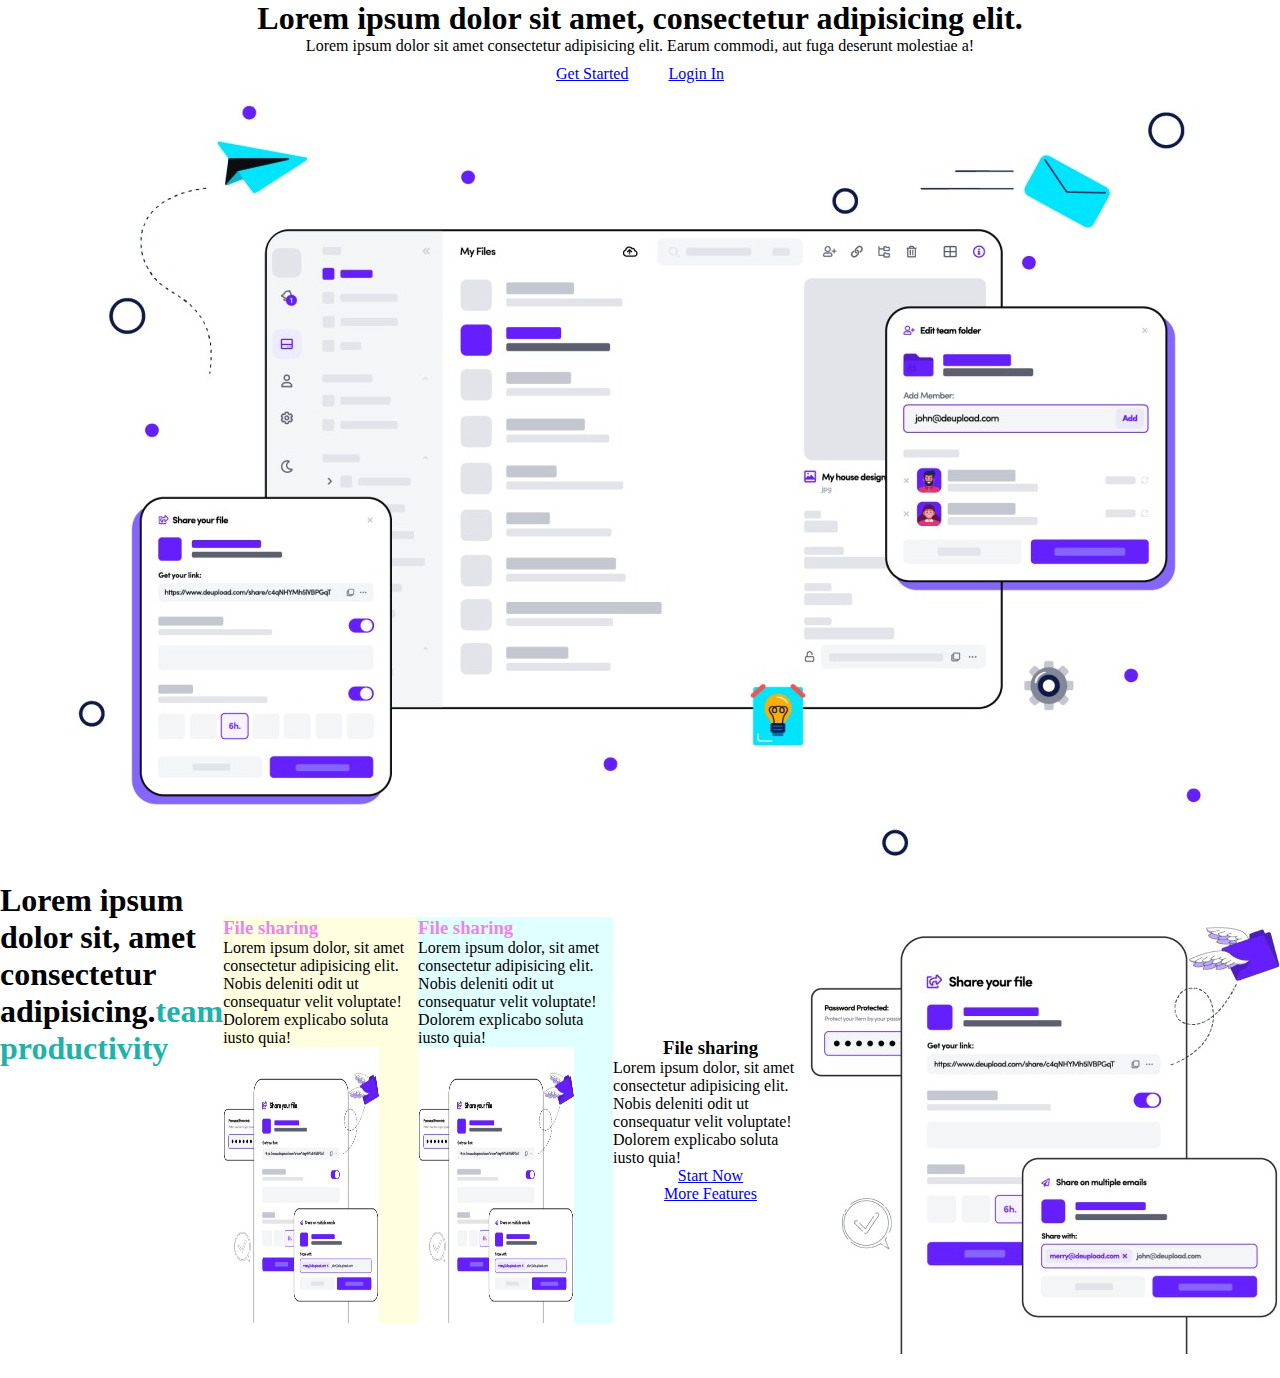
<file: index.html>
<!DOCTYPE html>
<html lang="en">
<head>
    <meta charset="UTF-8">
    <meta name="viewport" content="width=device-width, initial-scale=1.0">
    <title>Document</title>
    <link href="https://cdn.jsdelivr.net/npm/bootstrap@5.3.2/dist/css/bootstrap.min.css" rel="stylesheet"
        integrity="sha384-T3c6CoIi6uLrA9TneNEoa7RxnatzjcDSCmG1MXxSR1GAsXEV/Dwwykc2MPK8M2HN" crossorigin="anonymous">
    <link rel="stylesheet" href="styles.css">
</head>
<body>
    <section>
        <div class="container">
            <div class="banner-wrapper">
                <div class="my-3">
                    <h1>Lorem ipsum dolor sit amet, consectetur adipisicing elit.</h1>
                </div>
                <div class="my-3">
                    <p>Lorem ipsum dolor sit amet consectetur adipisicing elit. Earum commodi, aut fuga deserunt molestiae a!</p>
                </div>
                <div class="my-3">
                    <a href="#" class="btn ">Get Started</a>
                    <a href="" ></a>
                    <a href="#" class="btn btn-primary">Login In</a>
                </div> 
                <div class="my-3">
                    <img src="./img/banner.jpeg">
                </div>
            </div>
        </div>
    </section>

    <section>
        <div class="container">
            <div class="product-wrapper row">
                <div>
                    <h1>Lorem ipsum dolor sit, amet consectetur adipisicing.<span>team productivity</span></h1>
                </div>
                <div class="col col-md-6">
                    <h3 class="text-center">File sharing</h3>
                    <p>Lorem ipsum dolor, sit amet consectetur adipisicing elit. Nobis deleniti odit ut consequatur velit voluptate! Dolorem explicabo soluta iusto quia!</p>
                    <img src="./img/product1.jpeg" width="80%" height="90%">
                </div>
                <div class="col col-md-6">
                    <h3 class="text-center">File sharing</h3>
                    <p>Lorem ipsum dolor, sit amet consectetur adipisicing elit. Nobis deleniti odit ut consequatur velit voluptate!
                        Dolorem explicabo soluta iusto quia!</p>
                    <img src="./img/product1.jpeg" width="80%" height="90%">
                </div>
                <div class="col col-md-6">
                    <h3 class="text-center">File sharing</h3>
                    <p>Lorem ipsum dolor, sit amet consectetur adipisicing elit. Nobis deleniti odit ut consequatur velit voluptate!
                        Dolorem explicabo soluta iusto quia!</p>
                        <a href="#">Start Now</a>
                        <a href="#">More Features</a>
                </div>
                <div class="col col-md-6">
                    <img src="./img/product1.jpeg">
                </div>
            </div>
        </div>
    </section>
</body>
</html>
</file>
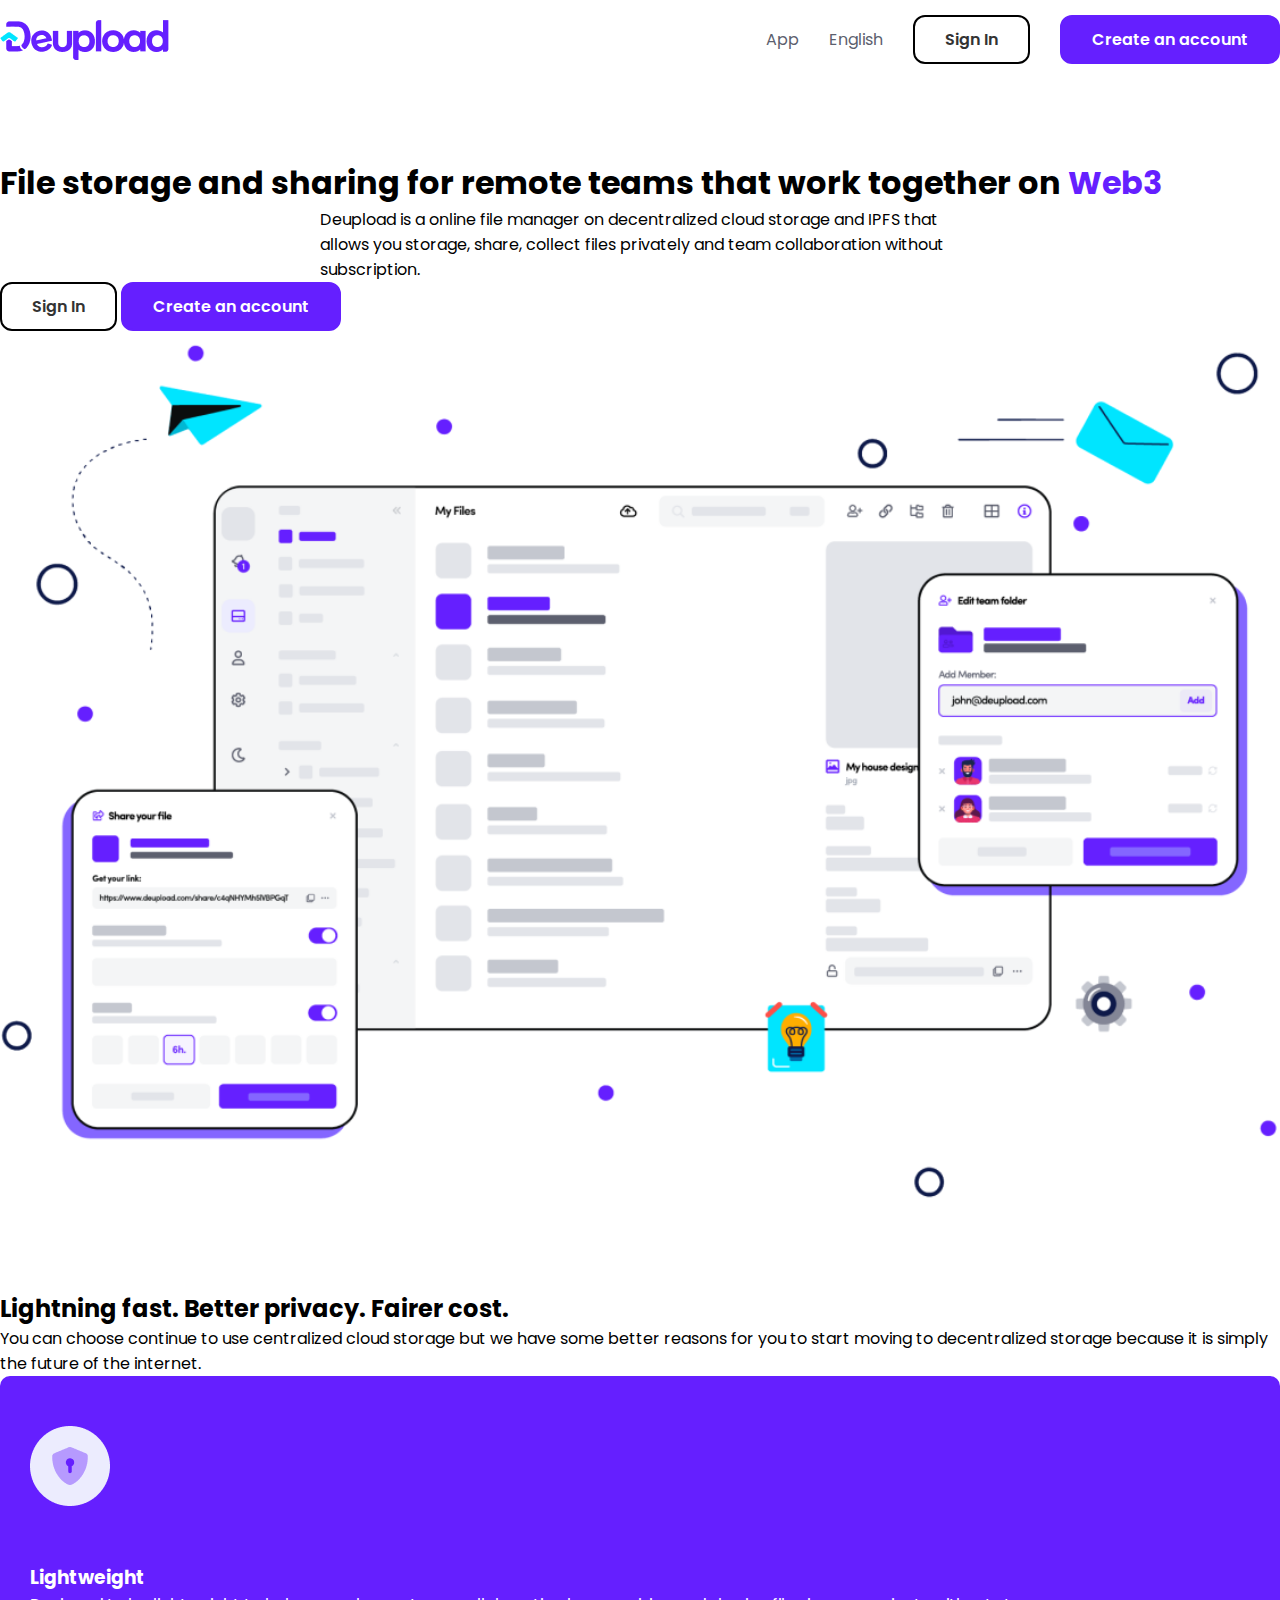
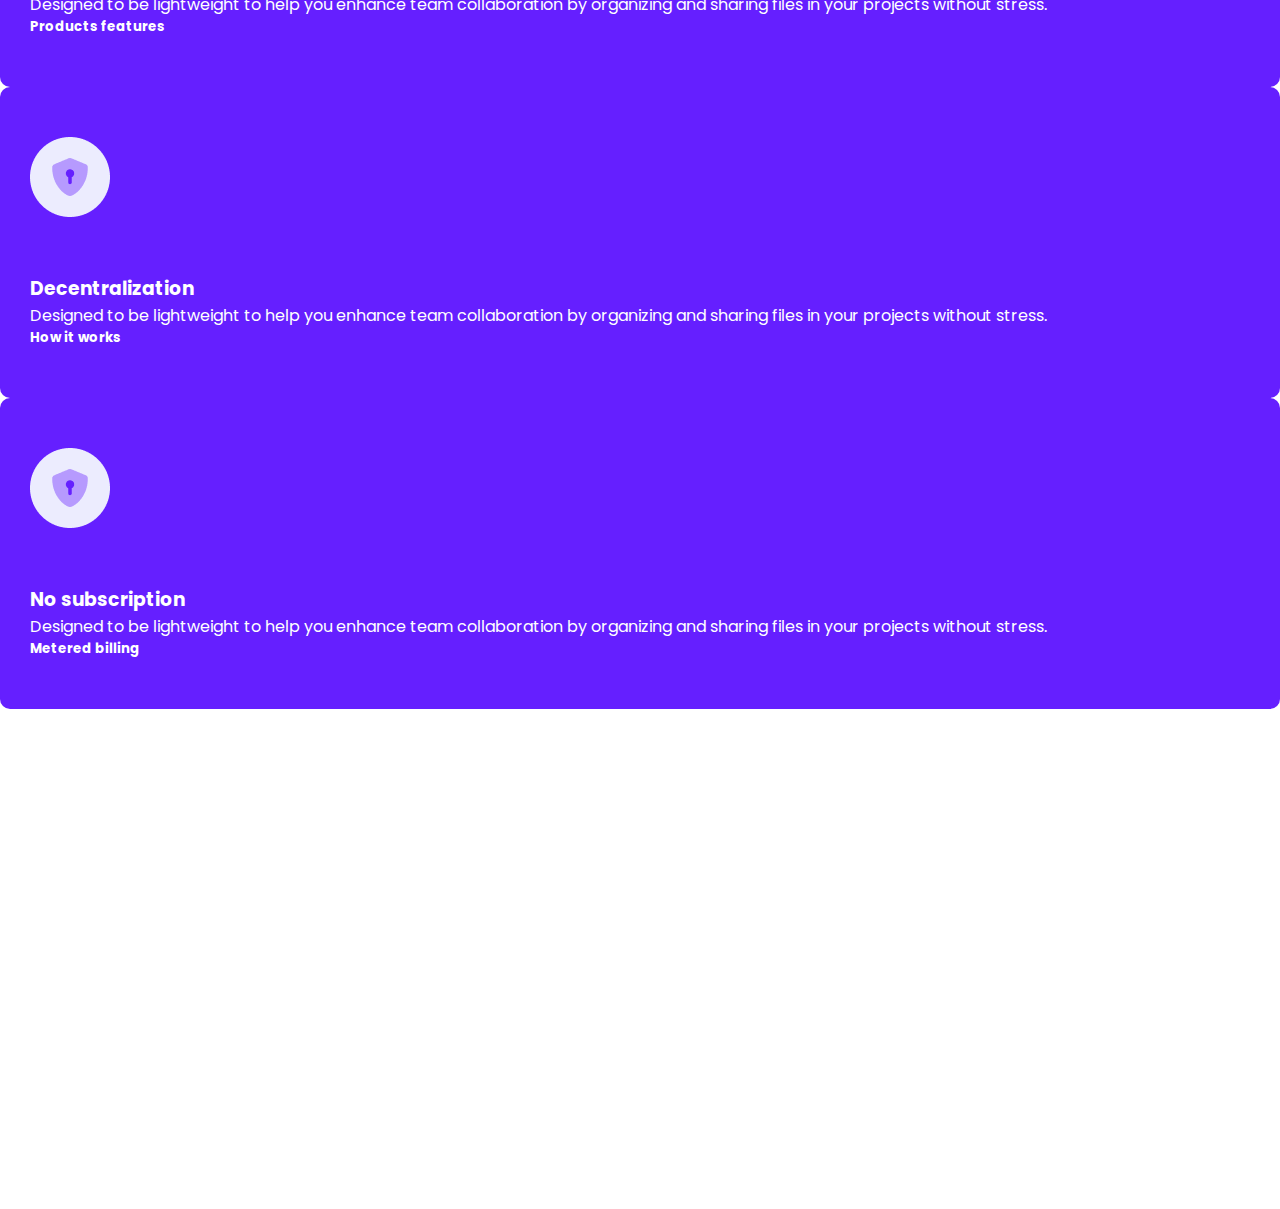
<file: deupload/index.html>
<!DOCTYPE html>
<html lang="en">
  <head>
    <meta charset="UTF-8" />
    <meta name="viewport" content="width=device-width, initial-scale=1.0" />
    <title>Document</title>
    <link rel="preconnect" href="https://fonts.googleapis.com" />
    <link rel="preconnect" href="https://fonts.gstatic.com" crossorigin />
    <link
      href="https://fonts.googleapis.com/css2?family=Poppins:wght@400;500;600;700;800&display=swap"
      rel="stylesheet"
    />
    <link
      rel="stylesheet"
      href="https://cdnjs.cloudflare.com/ajax/libs/font-awesome/6.5.1/css/all.min.css"
      integrity="sha512-DTOQO9RWCH3ppGqcWaEA1BIZOC6xxalwEsw9c2QQeAIftl+Vegovlnee1c9QX4TctnWMn13TZye+giMm8e2LwA=="
      crossorigin="anonymous"
      referrerpolicy="no-referrer"
    />
    <link
      href="https://cdn.jsdelivr.net/npm/bootstrap@5.3.2/dist/css/bootstrap.min.css"
      rel="stylesheet"
      integrity="sha384-T3c6CoIi6uLrA9TneNEoa7RxnatzjcDSCmG1MXxSR1GAsXEV/Dwwykc2MPK8M2HN"
      crossorigin="anonymous"
    />
    <link rel="stylesheet" href="./style.css" />
  </head>
  <body>
    <header>
      <div class="container">
        <div class="header-wrapper">
          <div>
            <img src="./img/logo.png" alt="" />
            <!-- <nav>
                    <a href="#">Features</a>
                    <a href="#">Solutions</a>
                    <a href="#">NFT Storge</a>
                    <a href="#">Pricing</a>
                    <a href="#">Developers</a>
                    <a href="#">Resource</a>
                </nav> -->
          </div>

          <div>
            <a href="#">App</a>
            <a href="#">English</a>
            <a href="#" class="my-btn border-btn">Sign In</a>
            <a href="#" class="my-btn solid-btn">Create an account</a>
          </div>
        </div>
      </div>
    </header>

    <section class="banner">
      <div class="container">
        <div class="text-center">
          <h1>
            <span class="d-block">File storage and sharing for</span>
            <span class="d-md-block">remote teams that work</span>
            <span class="d-md-block">together on <span>Web3</span></span>
          </h1>
          <p class="my-5">
            Deupload is a online file manager on decentralized cloud storage and
            IPFS that allows you storage, share, collect files privately and
            team collaboration without subscription.
          </p>
          <div class="d-flex gap-3 justify-content-center">
            <a href="#" class="my-btn border-btn">Sign In</a>
            <a href="#" class="my-btn solid-btn">Create an account</a>
          </div>

          <img width="100%" src="./img/banner.png" alt="" />
        </div>
      </div>
    </section>

    <section class="lightning">
      <div class="container">
        <div class="text-center">
          <h2>Lightning fast. Better privacy. Fairer cost.</h2>
          <p class="my-4">
            You can choose continue to use centralized cloud storage but we have
            some better reasons for you to start moving to decentralized storage
            because it is simply the future of the internet.
          </p>
        </div>

        <div class="row mt-5">
          <div class="col-md-4">
            <div class="lightning-box">
              <img src="./img/lock.png" alt="" />
              <h3>Lightweight</h3>
              <p>
                Designed to be lightweight to help you enhance team
                collaboration by organizing and sharing files in your projects
                without stress.
              </p>
              <div class="d-flex gap-3 align-items-center">
                <h5>Products features</h5>
                <i class="fa-solid fa-arrow-right"></i>
              </div>
            </div>
          </div>
          <div class="col-md-4">
            <div class="lightning-box">
              <img src="./img/lock.png" alt="" />
              <h3>Decentralization</h3>
              <p>
                Designed to be lightweight to help you enhance team
                collaboration by organizing and sharing files in your projects
                without stress.
              </p>
              <div class="d-flex gap-3 align-items-center">
                <h5>How it works</h5>
                <i class="fa-solid fa-arrow-right"></i>
              </div>
            </div>
          </div>
          <div class="col-md-4">
            <div class="lightning-box">
              <img src="./img/lock.png" alt="" />
              <h3>No subscription</h3>
              <p>
                Designed to be lightweight to help you enhance team
                collaboration by organizing and sharing files in your projects
                without stress.
              </p>
              <div class="d-flex gap-3 align-items-center">
                <h5>Metered billing</h5>
                <i class="fa-solid fa-arrow-right"></i>
              </div>
            </div>
          </div>
        </div>
      </div>
    </section>

    <div style="margin-bottom: 500px"></div>
  </body>
</html>
</file>
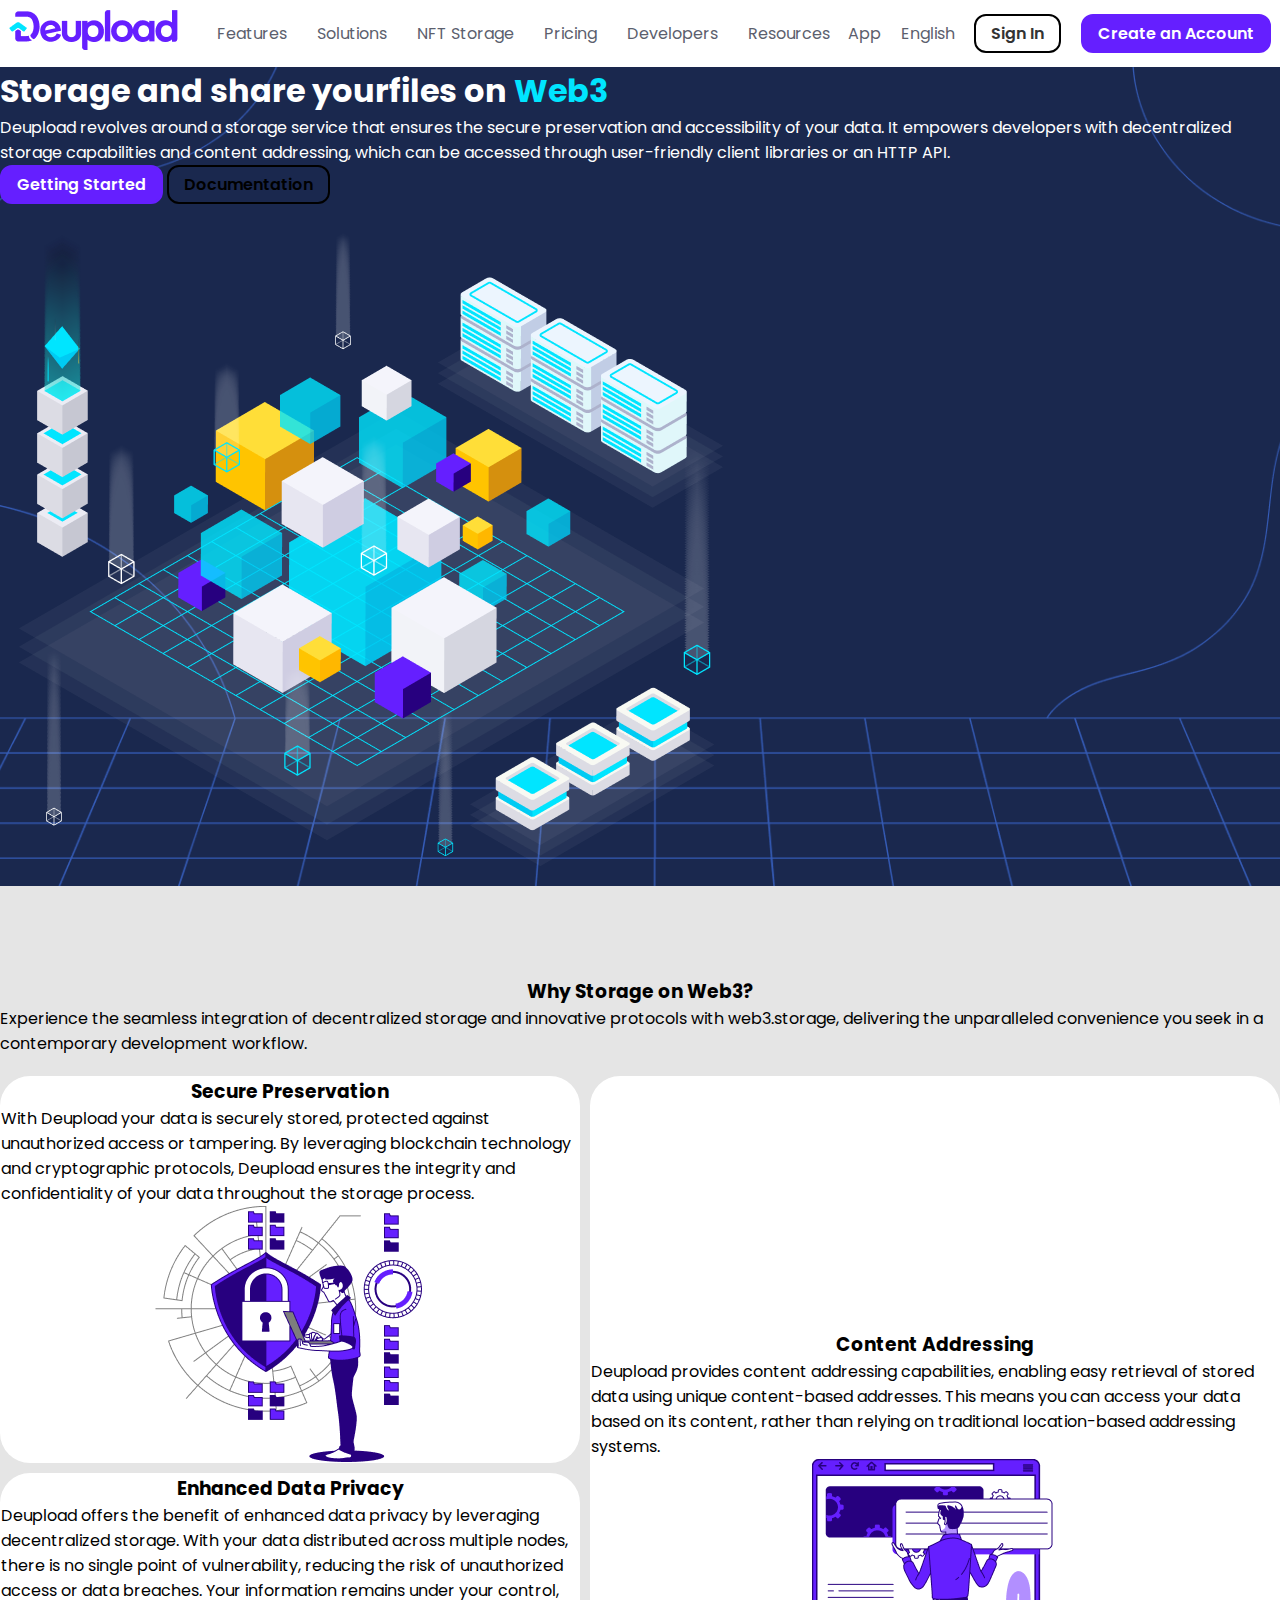
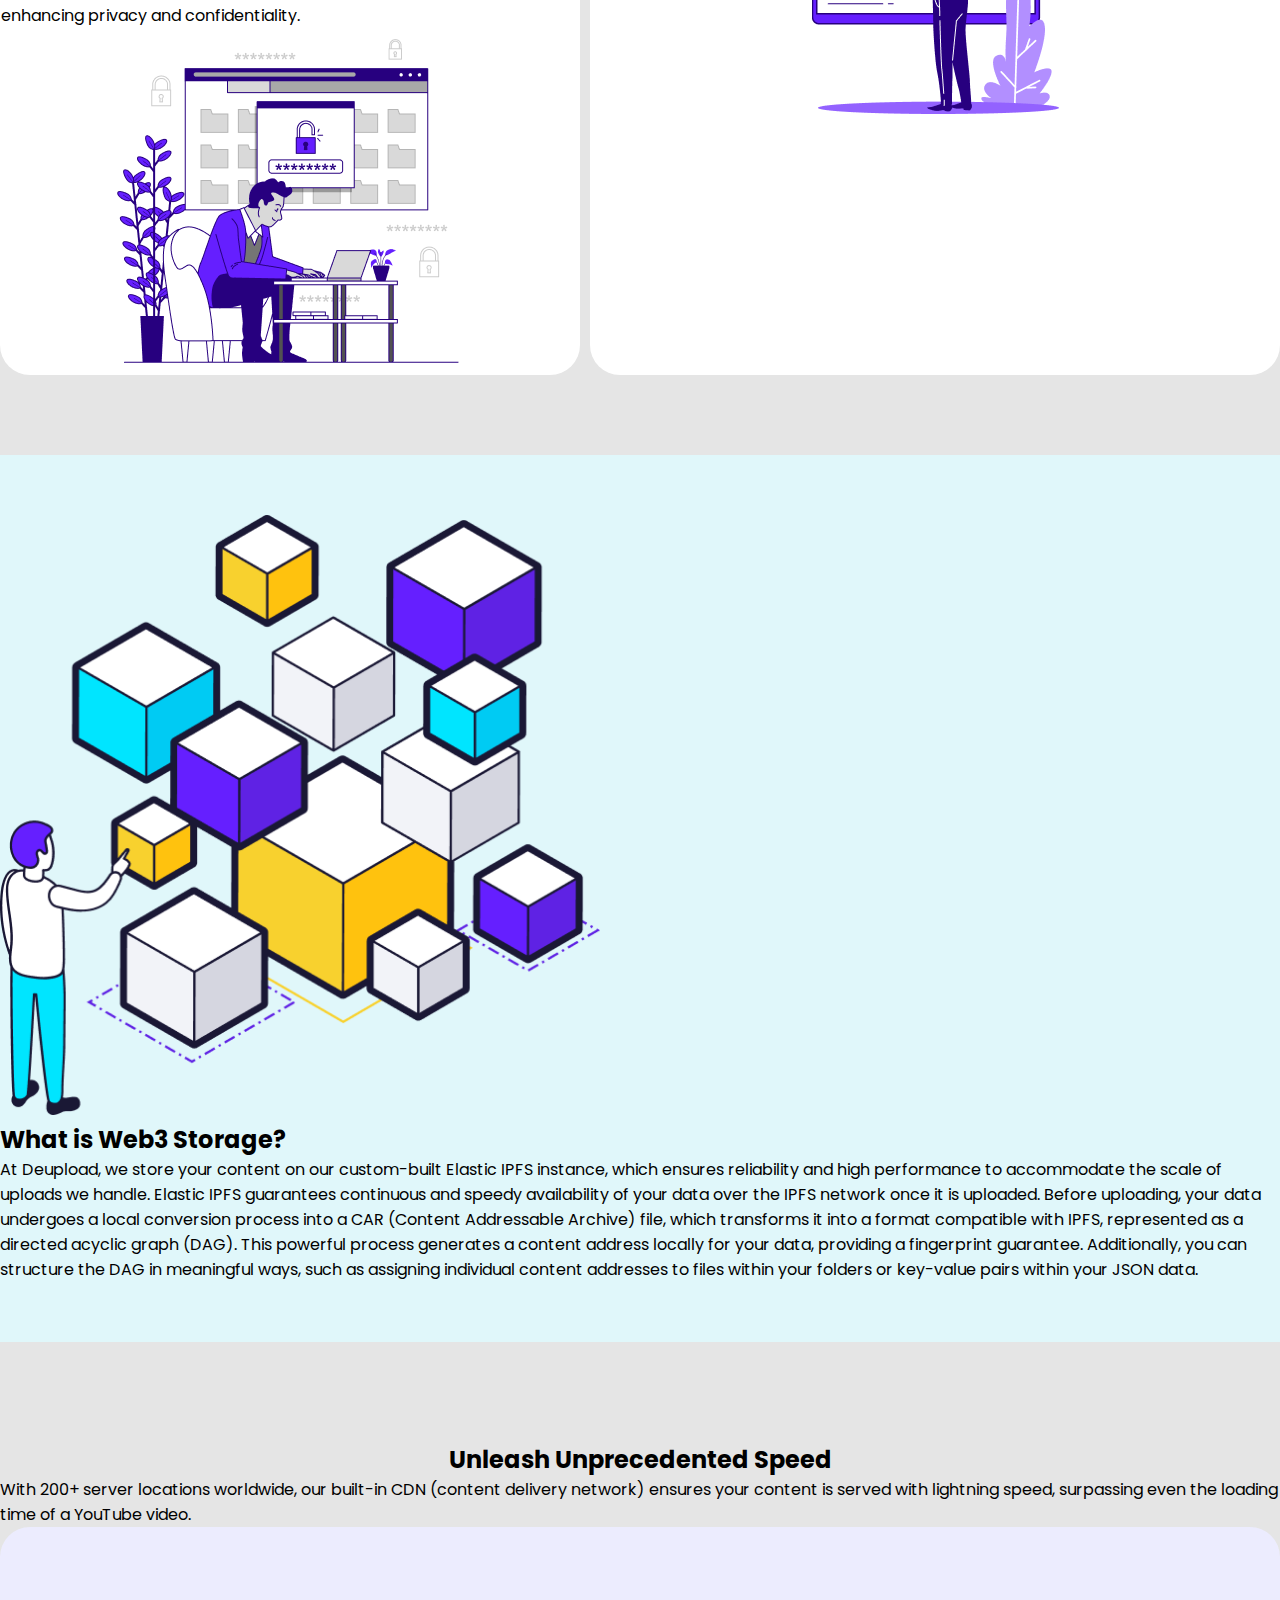
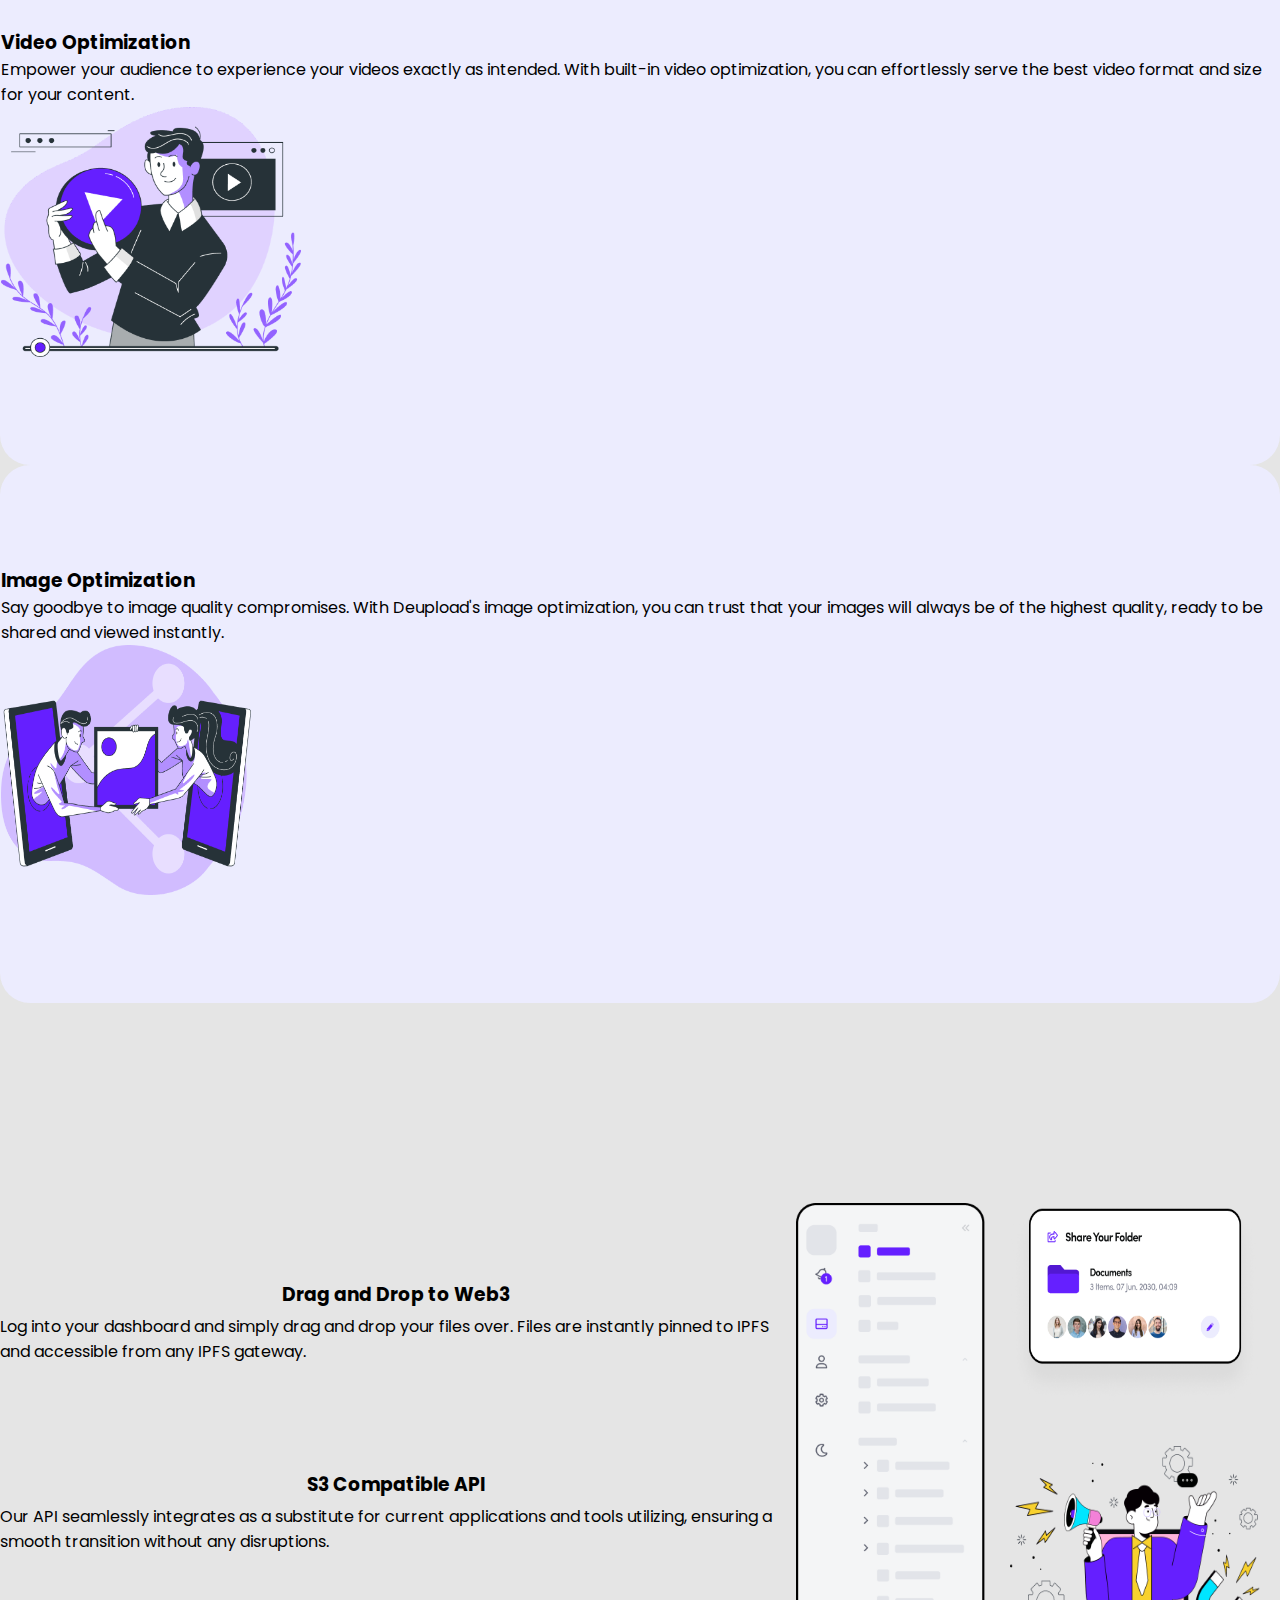
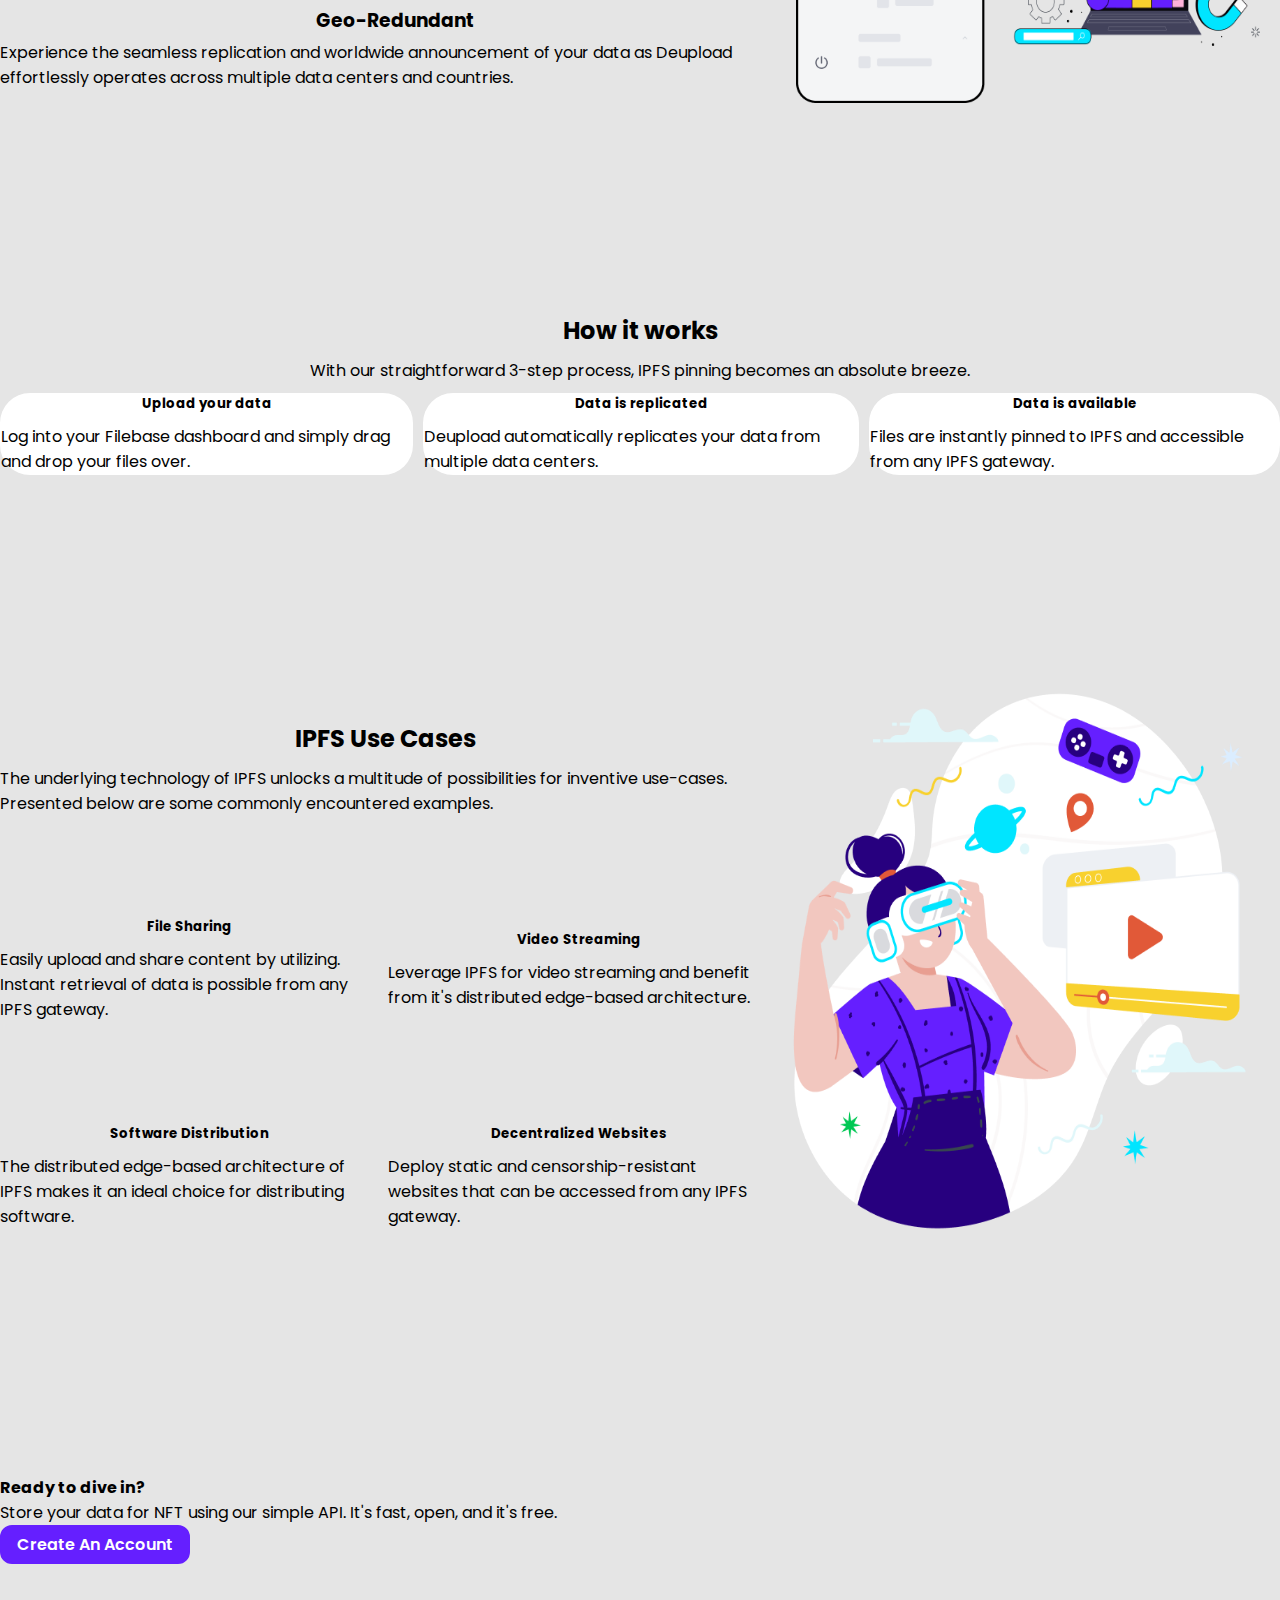
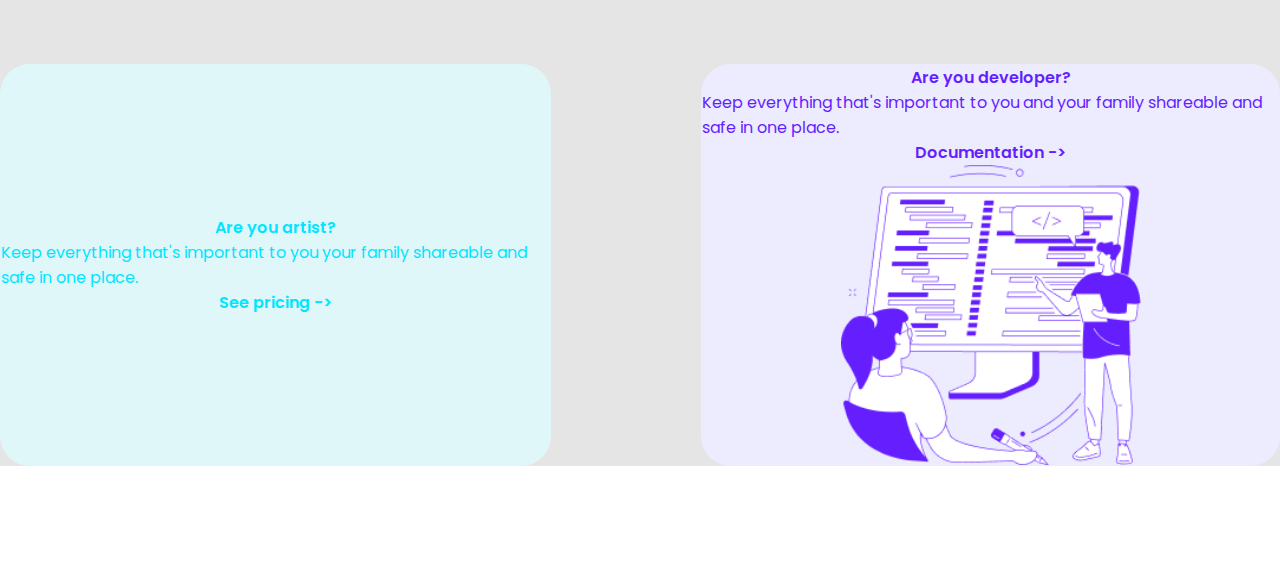
<file: Task1/index.html>
<!DOCTYPE html>
<html lang="en">
<head>
    <meta charset="UTF-8">
    <meta name="viewport" content="width=device-width, initial-scale=1.0">
    <title>Document</title>
    <link href="https://cdn.jsdelivr.net/npm/bootstrap@5.0.2/dist/css/bootstrap.min.css" rel="stylesheet"
        integrity="sha384-EVSTQN3/azprG1Anm3QDgpJLIm9Nao0Yz1ztcQTwFspd3yD65VohhpuuCOmLASjC" crossorigin="anonymous">
        <link rel="stylesheet" href="https://fonts.googleapis.com/css2?family=Poppins:wght@300;400;700&display=swap">
    <link rel="stylesheet" href="styles.css">
</head>
<body>
    <header class="header">
        <div class="container">
            <div class="header-wrapper">
                <div>
                    <img src="./img/logo.png" alt="company Logo">
                </div>
                <div>
                    <nav>
                        <a href="#">Features</a>
                        <a href="#">Solutions</a>
                        <a href="#">NFT Storage</a>
                        <a href="#">Pricing</a>
                        <a href="#">Developers</a>
                        <a href="#">Resources</a>
                    </nav>
                </div>
                <div>
                    <a href="#">App</a>
                    <a href="#">English</a>
                </div>
                <div>
                    <a href="#" class="my-btn border-btn">Sign In</a>
                    <a href="#" class="my-btn solid-btn">Create an Account</a>
                </div>
            </div>
        </div>  
    </header>

    <section class="banner">
        <div class="container">
            <div class="banner-wrapper row">
                <div class="col col-md-6 d-flex flex-column justify-content-center ">
                    <h1><span class="d-block">Storage and share your</span><span class="d-md-block">files on<span class="md-block"> Web3</span></span></h1>
                    <p>Deupload revolves around a storage service that ensures the secure preservation and accessibility of your data. It
                    empowers developers with decentralized storage capabilities and content addressing, which can be accessed through
                    user-friendly client libraries or an HTTP API.</p>
                    <div>
                    <a href="#" class="my-btn-banner border-btn-banner">Getting Started</a>
                    <a href="#" class="my-btn-banner solid-btn-banner">Documentation</a>
                    </div>
                </div>
                <div class="col col-md-6">
                    <img src="./img/banner/a.png" alt="side-img">
                </div>
            </div>
        </div>
    </section>

    <div class="reasion">
        <div class="container">
            <div class="my-reasion">
                <div class="item-1 cont1">
                    <h3>Why Storage on Web3?</h3>
                    <p>Experience the seamless integration of decentralized storage and innovative protocols with web3.storage, delivering the unparalleled convenience you seek in a contemporary development workflow.</p>
                </div>
                <div class="item-2 cont2">
                    <h3>Secure Preservation</h3>
                    <p>With Deupload your data is securely stored, protected against unauthorized access or tampering. By leveraging
                        blockchain technology and cryptographic protocols, Deupload ensures the integrity and confidentiality of your data
                        throughout the storage process.</p>
                    <img src="./img/reasion/res1.png" alt="">
                </div>
                <div class="item-4 cont4 ">
                    <h3>Content Addressing</h3>
                    <p>Deupload provides content addressing capabilities, enabling easy retrieval of stored data using unique content-based addresses. This means you can access your data based on its content, rather than relying on traditional location-based addressing systems.</p>
                    <div><img src="./img/reasion/res2.png" alt=""></div>
                </div>
                <div class="item-5 cont5 ">
                    <h3>Enhanced Data Privacy</h3>
                    <p>Deupload offers the benefit of enhanced data privacy by leveraging decentralized storage. With your data distributed across multiple nodes, there is no single point of vulnerability, reducing the risk of unauthorized access or data breaches. Your information remains under your control, enhancing privacy and confidentiality.</p>
                    <div><img src="./img/reasion/res3.png" alt=""></div>
                </div>
            </div>
        </div>
    </div>

    <div class="forwhat">
        <div class="container">
            <div class="forwhat-wrapper row">
                <div class="col-6">
                    <img src="./img/forwhat/datablocks.png" alt="" width="600p" height="600px">
                </div>
                <div class="col-6">
                    <h2>What is Web3 Storage?</h2>
                    <p>At Deupload, we store your content on our custom-built Elastic IPFS instance, which ensures reliability and high
                    performance to accommodate the scale of uploads we handle. Elastic IPFS guarantees continuous and speedy availability of
                    your data over the IPFS network once it is uploaded.
                    
                    Before uploading, your data undergoes a local conversion process into a CAR (Content Addressable Archive) file, which
                    transforms it into a format compatible with IPFS, represented as a directed acyclic graph (DAG). This powerful process
                    generates a content address locally for your data, providing a fingerprint guarantee. Additionally, you can structure
                    the DAG in meaningful ways, such as assigning individual content addresses to files within your folders or key-value
                    pairs within your JSON data.</p>
                </div>
            </div>
        </div>
    </div>

    <div class="whatwedo">
        <div class="container">
            <div class="whatwedo-wrapper">
                <div>
                    <h2>Unleash Unprecedented Speed</h2>
                    <p>With 200+ server locations worldwide, our built-in CDN (content delivery network) ensures your content is served with lightning speed, surpassing even the loading time of a YouTube video.</p>
                </div>
                <div class="whatwedos-wrapper row px-5">
                    <div class="col-6">
                        <h3>Video Optimization</h3>
                        <p>Empower your audience to experience your videos exactly as intended. With built-in video optimization, you can effortlessly serve the best video format and size for your content.</p>
                        <img src="./img/whtwedo/Frame1.png" alt="" width="300px" height="250px">
                    </div>
                    <div class="col-6">
                        <h3>Image Optimization</h3>
                        <p>Say goodbye to image quality compromises. With Deupload's image optimization, you can trust that your images will always be of the highest quality, ready to be shared and viewed instantly.</p>
                        <img src="./img/whtwedo/Frame2.png" alt="" width="250px" height="250px">
                    </div>
                </div>
            </div>
        </div>
    </div>

    <div class="howitworks">
        <div class="container">
            <div class="howitworks-wrapper my-grid2">
                <div class="my-grid2 con1">
                    <h3>Drag and Drop to Web3</h3>
                    <p>Log into your dashboard and simply drag and drop your files over. Files are instantly pinned to IPFS and accessible from
                    any IPFS gateway.</p>
                </div>
                <div class="my-grid2 con2">
                    <h3>S3 Compatible API</h3>
                    <p>Our API seamlessly integrates as a substitute for current applications and tools utilizing, ensuring a smooth transition
                    without any disruptions.</p>
                </div>
                <div class="my-grid2 con3">
                    <h3>Geo-Redundant</h3>
                    <p>Experience the seamless replication and worldwide announcement of your data as Deupload effortlessly operates across
                    multiple data centers and countries.</p>
                </div>
                <div class="my-grid2 con4">
                    <img src="./img/howitworks/img1.png" height="500px">
                </div>
                <div class="my-grid2 con5">
                    <img src="./img/howitworks/img2.png" width="250px" height="200px">
                </div>
                <div class="my-grid2 con6">
                    <img src="./img/howitworks/img3.png" width="250px" height="200px">
                </div>
            </div>
        </div>
    </div>

    <div class="processtodo">
        <div class="container">
            <div class="process-wrapper my-grid3">
                <div class="my-grid3 co1">
                    <h2>How it works</h2>
                    <p>With our straightforward 3-step process, IPFS pinning becomes an absolute breeze.</p>
                </div>
                <div class="my-grid3 co2">
                    <h5>Upload your data</h5>
                    <p>Log into your Filebase dashboard and simply drag and drop your files over.</p>
                </div>
                <div class="my-grid3 co3">
                    <h5>Data is replicated</h5>
                    <p>Deupload automatically replicates your data from multiple data centers.</p>
                </div>
                <div class="my-grid3 co4">
                    <h5>Data is available</h5>
                    <p>Files are instantly pinned to IPFS and accessible from any IPFS gateway.</p>
                </div>
            </div>
        </div>
    </div>

    <div class="usecases">
        <div class="container">
            <div class="usecase-wrapper my-grid4">
                <div class="my-grid4 part1">
                    <h2>IPFS Use Cases</h2>
                    <p>The underlying technology of IPFS unlocks a multitude of possibilities for inventive use-cases. Presented below are some
                    commonly encountered examples.</p>
                </div>
                <div class="my-grid4 part2">
                    <h5>File Sharing</h5>
                    <p>Easily upload and share content by utilizing. Instant retrieval of data is possible from any IPFS gateway.</p>
                </div>
                <div class="my-grid4 part3">
                    <h5>Video Streaming</h5>
                    <p>Leverage IPFS for video streaming and benefit from it's distributed edge-based architecture.</p>
                </div>
                <div class="my-grid4 part4">
                    <h5>Software Distribution</h5>
                    <p>The distributed edge-based architecture of IPFS makes it an ideal choice for distributing software.</p>
                </div>
                <div class="my-grid4 part5">
                    <h5>Decentralized Websites</h5>
                    <p>Deploy static and censorship-resistant websites that can be accessed from any IPFS gateway.</p>
                </div>
                <div class="my-grid4 part6">
                    <img src="./img/usecases/a.png" alt="" width="500px" height="600px">
                </div>
            </div>
        </div>
    </div>

    <div class="divein">
        <div class="container">
            <div class="divein-wrapper row">
                <div class="col-6">
                    <h4>Ready to dive in?</h4>
                    <p>Store your data for NFT using our simple API. It's fast, open, and it's free.</p>
                </div>
                <div class="col-6 d-flex justify-content-center">
                   <span><a href="#" class="my-btn solid-btn">Create An Account</a></span>
                </div>
            </div>
        </div>
    </div>

    <div class="storage">
        <div class="container">
            <div class="storage-wrapper">
                <div>
                    <h4>Are you artist?</h4>
                    <p><span class="d-block">Keep everything that's important to you</span> <span>your family shareable and safe in one place.</span></p>
                    <a href="#">See pricing -></a>
                </div>
                <div>
                    <h4>Are you developer?</h4>
                    <p>Keep everything that's important to you and your family shareable and safe in one place.</p>
                    <a href="#">Documentation -></a>
                    <img src="./img/storage/Frame.png" alt="" width="300px" height="300px">
                </div>
            </div>
        </div>
    </div>

    <div style="margin: 100px;"></div>
</body>
</html>
</file>
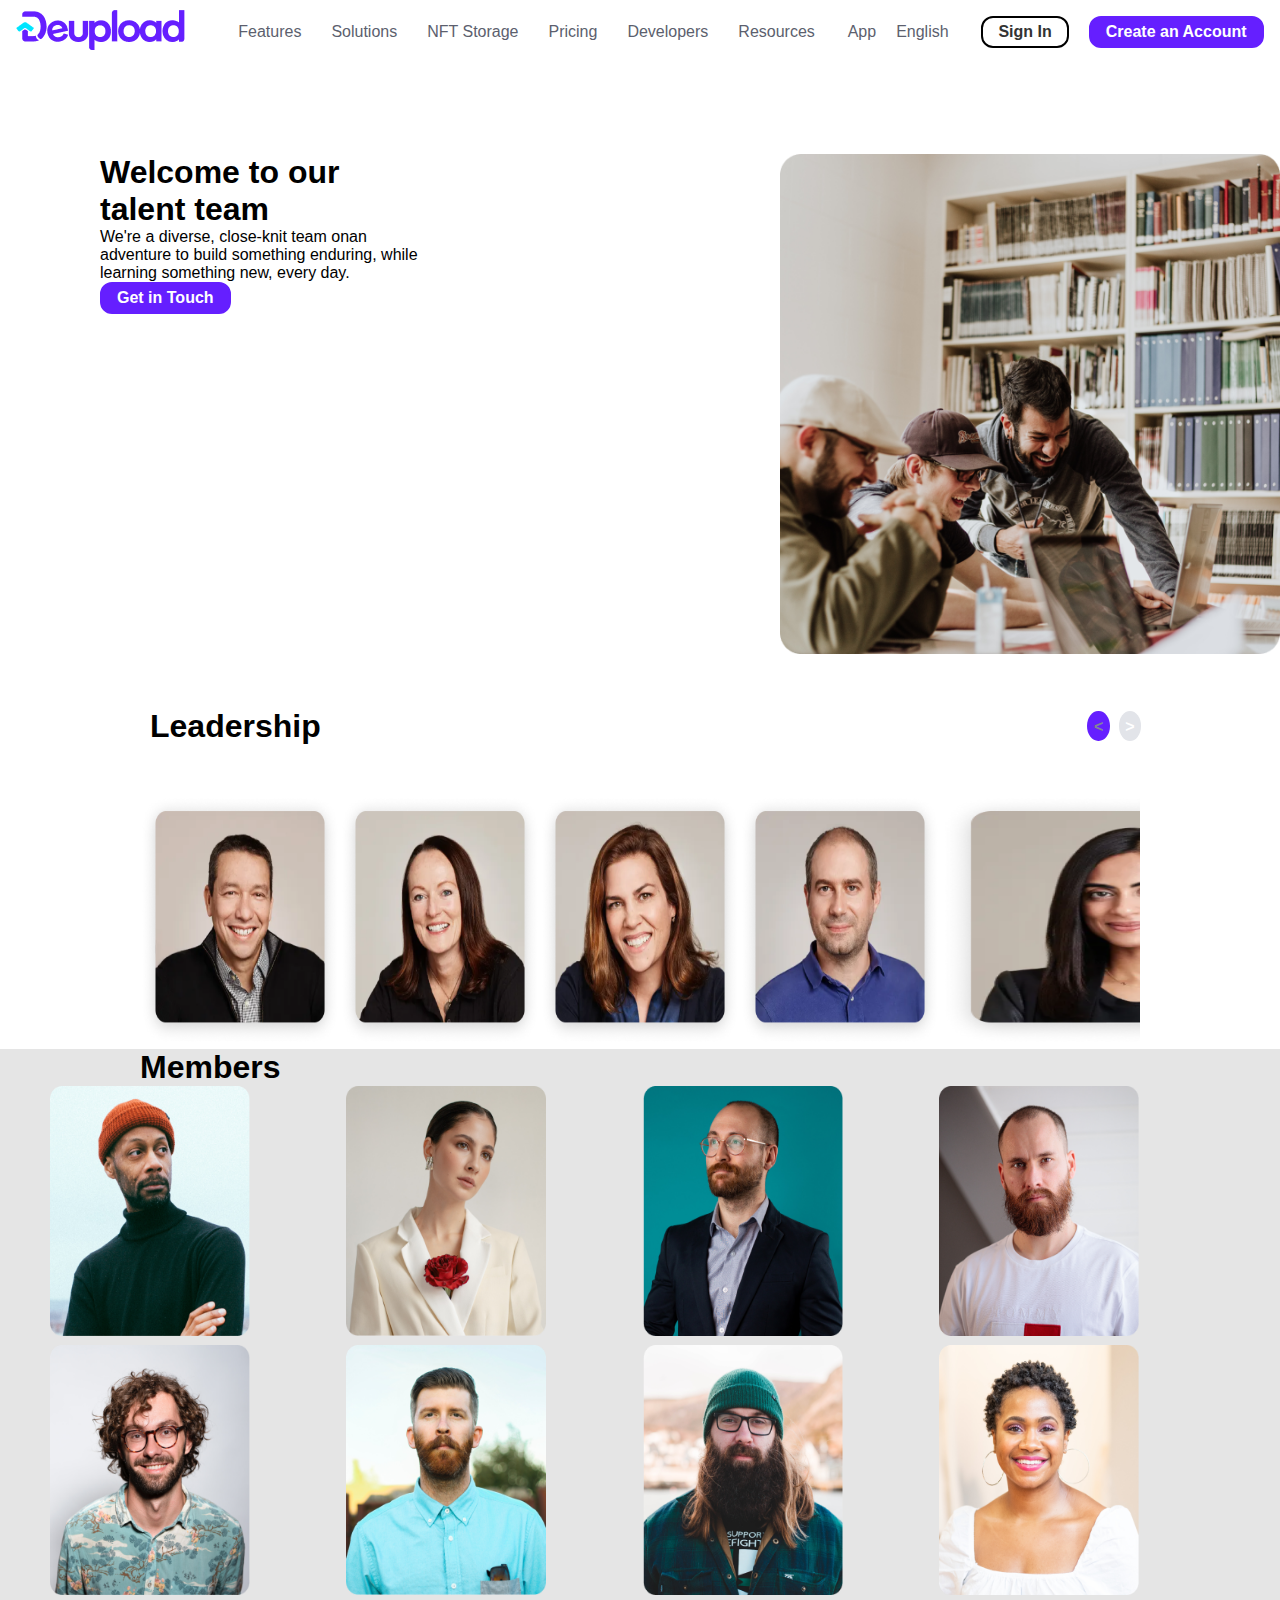
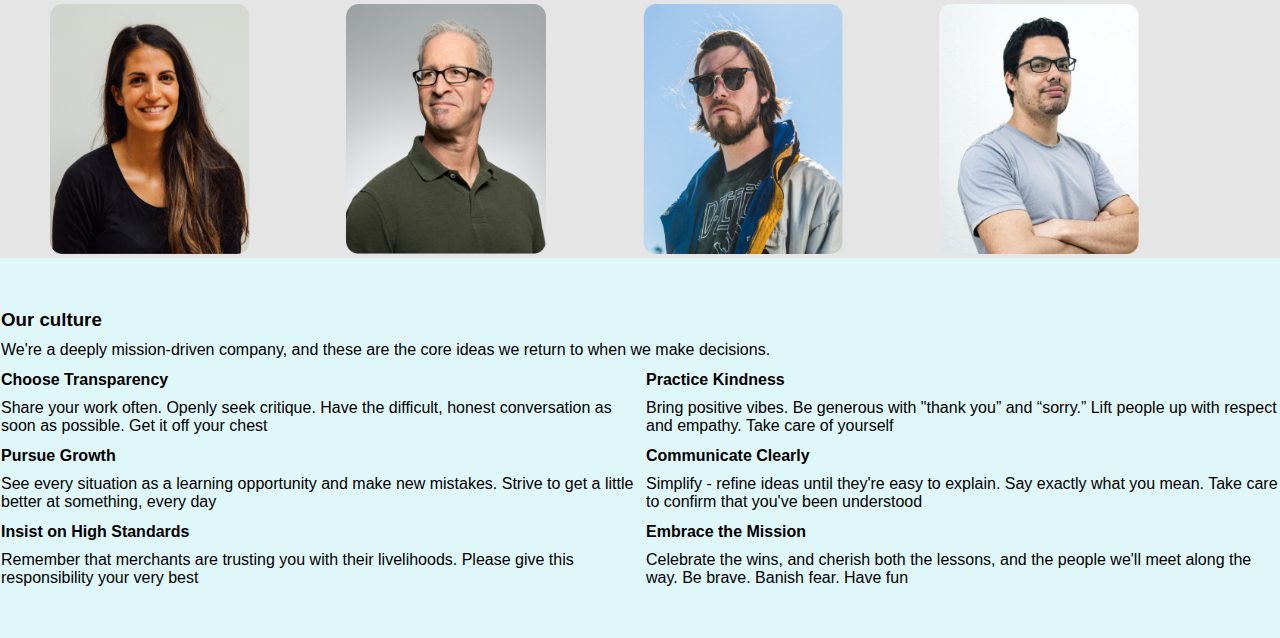
<file: Task2/index.html>
<!DOCTYPE html>
<html lang="en">
<head>
    <meta charset="UTF-8">
    <meta name="viewport" content="width=device-width, initial-scale=1.0">
    <link href="https://cdn.jsdelivr.net/npm/bootstrap@5.3.2/dist/css/bootstrap.min.css" rel="stylesheet"
        integrity="sha384-T3c6CoIi6uLrA9TneNEoa7RxnatzjcDSCmG1MXxSR1GAsXEV/Dwwykc2MPK8M2HN" crossorigin="anonymous">
    <link rel="stylesheet" href="style.css">
    <title>Document</title>
</head>
<body>
        <header class="header">
        <div class="container">
            <div class="header-wrapper">
                <div>
                    <img src="./img/logo.png" alt="company Logo">
                </div>
                <div>
                    <nav>
                        <a href="#">Features</a>
                        <a href="#">Solutions</a>
                        <a href="#">NFT Storage</a>
                        <a href="#">Pricing</a>
                        <a href="#">Developers</a>
                        <a href="#">Resources</a>
                    </nav>
                </div>
                <div>
                    <a href="#">App</a>
                    <a href="#">English</a>
                </div>
                <div>
                    <a href="#" class="my-btn border-btn">Sign In</a>
                    <a href="#" class="my-btn solid-btn">Create an Account</a>
                </div>
            </div>
        </div>  
    </header>

    <section class="banner">
        <div class="container">
            <div class="banner-wrapper">
                <div>
                    <h1><span class="d-block">Welcome to our</span> talent team</h1>
                    <p><span class="d-block">We're a diverse, close-knit team on</span><span class="d-block">an adventure to build something enduring,</span> 
                    <span class="d-block">while learning something new, every day.</span></p>
                    <span><a href="#" class="my-btn solid-btn">Get in Touch</a></span>
                </div>
                <div>
                    <img src="./img/banner/Rectangle 113.png" alt="" width="500px" height="500px"> 
                </div>
            </div>
        </div>
    </section>

    <section class="leadershiptxt">
        <div class="container">
            <div class="leadershiptxt-wrapper">
                <div>
                    <h1>Leadership</h1>
                </div>
                <div>
                    <p class="lesserthan"><span><a href="#">&lt</a></span></p>
                    <p class="greaterthan"><span><a href="#">&gt</a></span></p>
                </div>
            </div>
        </div>
    </section>

    <section class="leadershipimg">
        <div class="container">
            <div class="leadershipimg-wrapper">
                <div>
                    <img src="./img/leadershipimg/ceo.png" alt="" width="200px" height="250px">
                </div>
                <div>
                    <img src="./img/leadershipimg/co-founder.png" alt="" width="200px" height="250px">
                </div>
                <div>
                    <img src="./img/leadershipimg/president.png" alt="" width="200px" height="250px"> 
                </div>
                <div>
                    <img src="./img/leadershipimg/stack1.png" alt="" width="200px" height="250px">
                </div>
                <div>
                    <img src="./img/leadershipimg/stack2.png" alt="" width="200px" height="250px">
                </div>
            </div>
        </div>
    </section>

    <section class="memberstxt">
        <div class="container">
            <div class="memberstxt-wrapper">
                <div>
                    <h1>Members</h1>
                </div>
            </div>
        </div>
    </section>

    <section class="membersimg">
        <div class="container">
            <div class="membersimg-wrapper row">
                <div class="col-3">
                    <img src="./img/massgrp/mem1.png" alt="" width="200px" height="250px">
                </div>
                <div class="col-3">
                    <img src="./img/massgrp/mem2.png" alt="" width="200px" height="250px">
                </div>
                <div class="col-3">
                    <img src="./img/massgrp/mem3.png" alt="" width="200px" height="250px">
                </div>
                <div class="col-3">
                    <img src="./img/massgrp/mem4.png" alt="" width="200px" height="250px">
                </div>
                <div class="col-3">
                    <img src="./img/massgrp/mem5.png" alt="" width="200px" height="250px">
                </div>
                <div class="col-3">
                    <img src="./img/massgrp/mem6.png" alt="" width="200px" height="250px">
                </div>
                <div class="col-3">
                    <img src="./img/massgrp/mem7.png" alt="" width="200px" height="250px">
                </div>
                <div class="col-3">
                    <img src="./img/massgrp/mem8.png" alt="" width="200px" height="250px">
                </div>
                <div class="col-3">
                    <img src="./img/massgrp/mem9.png" alt="" width="200px" height="250px">
                </div>
                <div class="col-3">
                    <img src="./img/massgrp/mem10.png" alt="" width="200px" height="250px">
                </div>
                <div class="col-3">
                    <img src="./img/massgrp/mem11.png" alt="" width="200px" height="250px">
                </div>
                <div class="col-3">
                    <img src="./img/massgrp/mem12.png" alt="" width="200px" height="250px">
                </div>
            </div>
        </div>
    </section>

    <section class="ourculture">
        <div class="container">
            <div class="ourculture-wrapper grid1">
                <div class="grid1 o1">
                    <h3>Our culture</h3>
                    <p><span class="d-block">We're a deeply mission-driven company, and these are the core</span> ideas we return to when we make decisions.</p>
                </div>
                <div class="grid1 o2">
                    <h4>Choose Transparency</h4>
                    <p><span class="d-block">Share your work often. Openly seek critique.</span>
                        <span class="d-block">Have the difficult, honest conversation as</span>
                        <span class="d-block">soon as possible. Get it off your chest</span></p>
                </div>
                <div class="grid1 o3">
                    <h4>Practice Kindness</h4>
                    <p><span class="d-block">Bring positive vibes. Be generous with "thank</span>
                       <span class="d-block">you” and “sorry.” Lift people up with respect</span>
                       <span class="d-block">and empathy. Take care of yourself</span></p>
                </div>
                <div class="grid1 o4">
                    <h4>Pursue Growth</h4>
                    <p><span class="d-block">See every situation as a learning</span>
                        <span class="d-block">opportunity and make new mistakes. Strive</span>
                        <span class="d-block">to get a little better at something, every day</span></p>
                </div>
                <div class="grid1 o5">
                    <h4>Communicate Clearly</h4>
                    <p><span class="d-block">Simplify - refine ideas until they're easy to</span>
                        <span class="d-block">explain. Say exactly what you mean. Take care</span>
                        <span class="d-block">to confirm that you've been understood</span></p>
                </div>
                <div class="grid1 o6">
                    <h4>Insist on High Standards</h4>
                    <p><span class="d-block">Remember that merchants are trusting you</span>
                        <span class="d-block">with their livelihoods. Please give this</span>
                        <span class="d-block">responsibility your very best</span></p>
                </div>
                <div class="grid1 o7">
                    <h4>Embrace the Mission</h4>
                    <p><span class="d-block">Celebrate the wins, and cherish both the</span>
                        <span class="d-block">lessons, and the people we'll meet along the</span>
                    <span class="d-block">way. Be brave. Banish fear. Have fun</span></p>
                </div>
            </div>
        </div>
    </section>
</body>
</html>
</file>
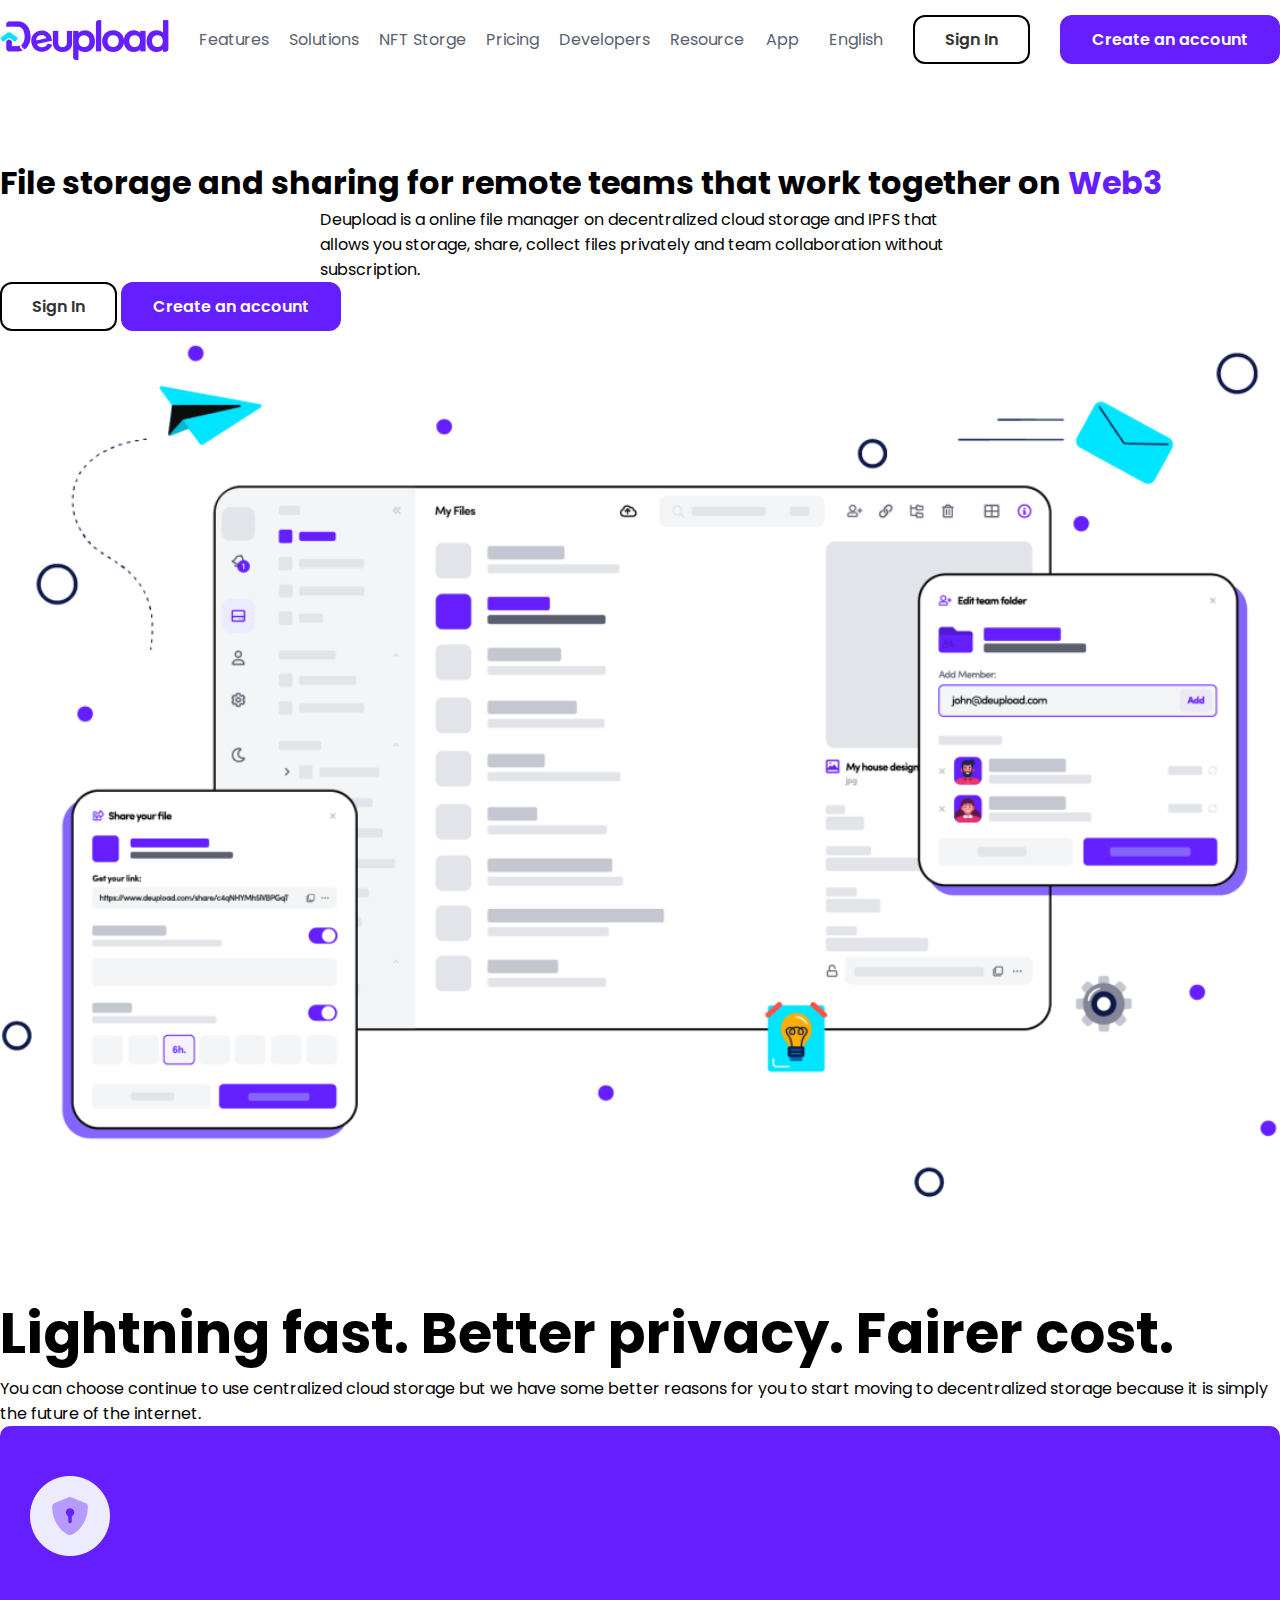
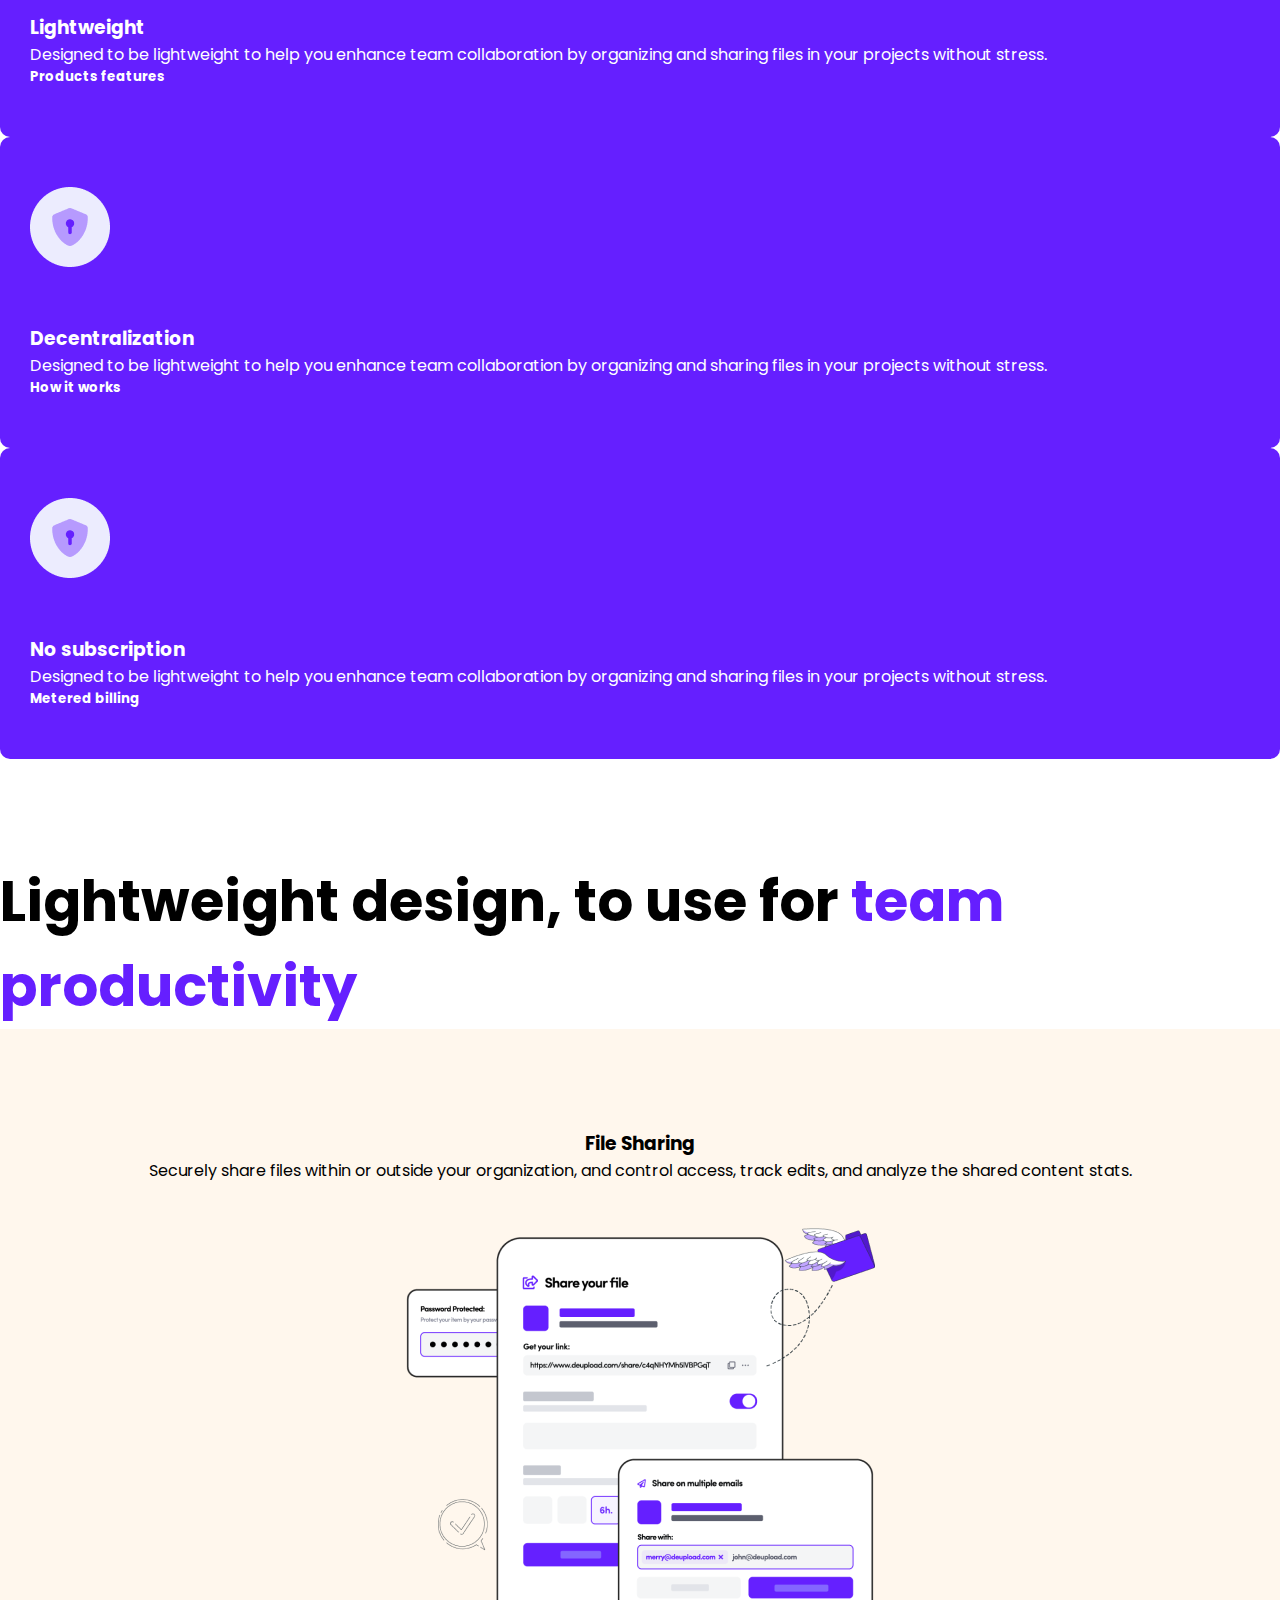
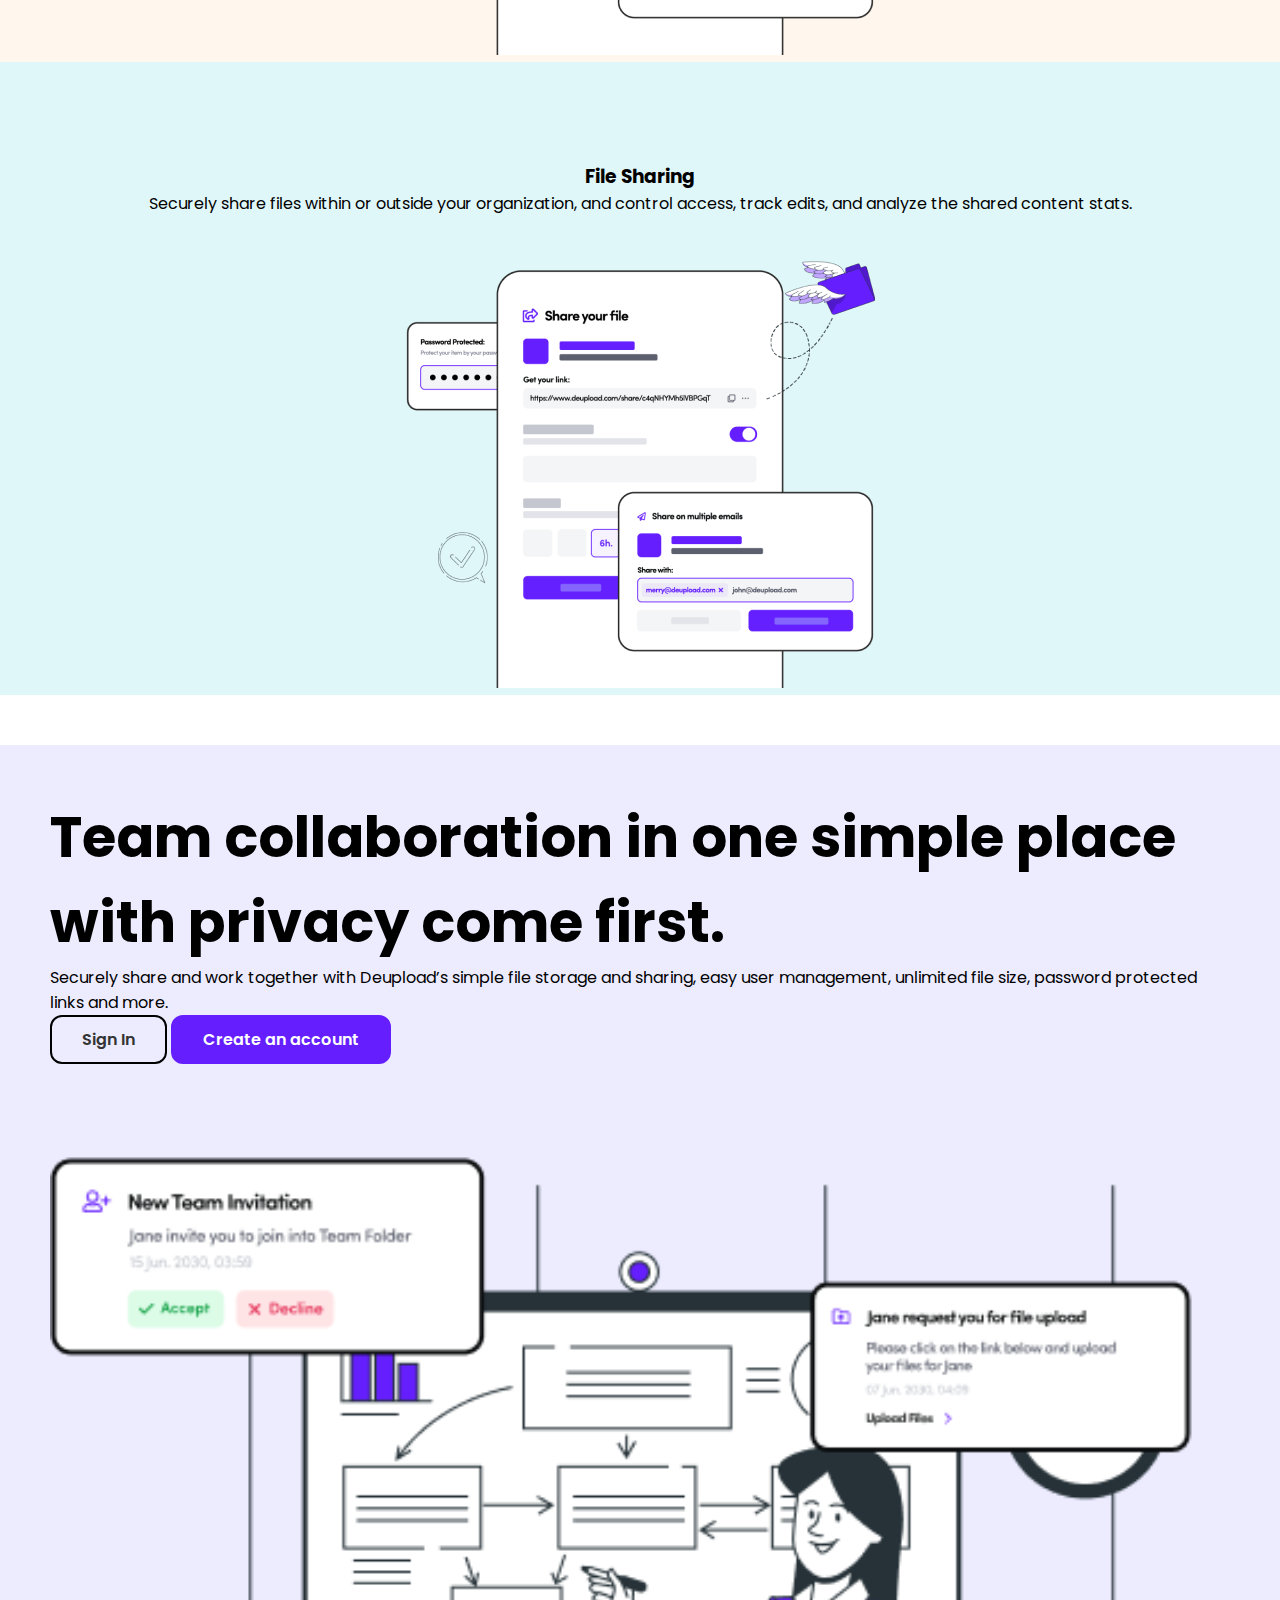
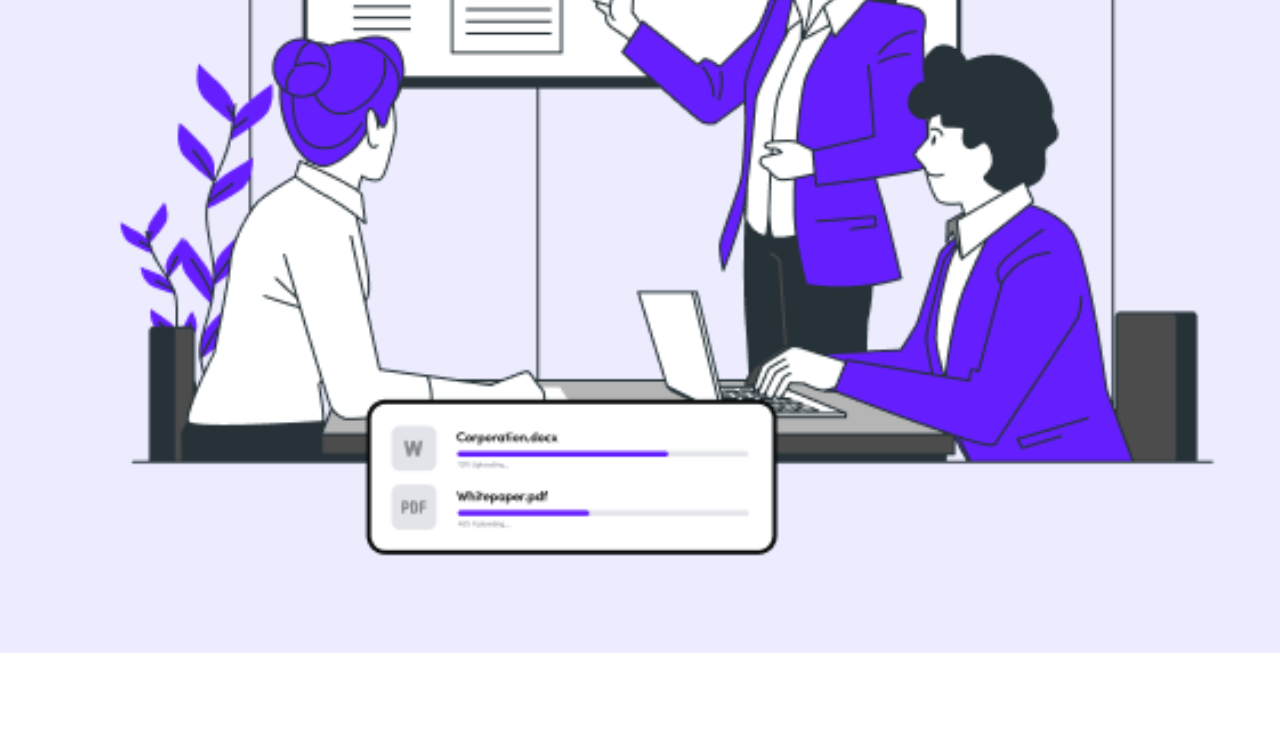
<file: new-clg/deupload/index.html>
<!DOCTYPE html>
<html lang="en">
<head>
    <meta charset="UTF-8">
    <meta name="viewport" content="width=device-width, initial-scale=1.0">
    <title>Document</title>
    <link rel="preconnect" href="https://fonts.googleapis.com">
    <link rel="preconnect" href="https://fonts.gstatic.com" crossorigin>
    <link href="https://fonts.googleapis.com/css2?family=Poppins:wght@400;500;600;700;800&display=swap" rel="stylesheet">
    <link rel="stylesheet" href="https://cdnjs.cloudflare.com/ajax/libs/font-awesome/6.5.1/css/all.min.css" integrity="sha512-DTOQO9RWCH3ppGqcWaEA1BIZOC6xxalwEsw9c2QQeAIftl+Vegovlnee1c9QX4TctnWMn13TZye+giMm8e2LwA==" crossorigin="anonymous" referrerpolicy="no-referrer" />
    <link href="https://cdn.jsdelivr.net/npm/bootstrap@5.3.2/dist/css/bootstrap.min.css" rel="stylesheet" integrity="sha384-T3c6CoIi6uLrA9TneNEoa7RxnatzjcDSCmG1MXxSR1GAsXEV/Dwwykc2MPK8M2HN" crossorigin="anonymous">
    <link rel="stylesheet" href="./style.css">
</head>
<body>
    
    <header>
        <div class="container">
           <div class="header-wrapper">
              <div>
                <img src="./img/logo.png" alt="">
                 <nav>
                    <a href="#">Features</a>
                    <a href="#">Solutions</a>
                    <a href="#">NFT Storge</a>
                    <a href="#">Pricing</a>
                    <a href="#">Developers</a>
                    <a href="#">Resource</a>
                </nav> 
              </div>

              <div>
                <a href="#">App</a>
                <a href="#">English</a>
                <a href="#" class="my-btn border-btn">Sign In</a>
                <a href="#" class="my-btn solid-btn">Create an account</a>
              </div>
           </div>
        </div>
    </header>

    <section class="banner">
        <div class="container">
            <div class="text-center">
                <h1> <span class="d-block">File storage and sharing for</span> <span class="d-md-block">remote teams that work</span> <span class="d-md-block">together on <span>Web3</span></span>
                </h1>
                <p class="my-5">Deupload is a online file manager on decentralized cloud storage and IPFS that allows you storage, share, collect files privately and team collaboration without subscription.</p>
                <div class="d-flex gap-3 justify-content-center">
                    <a href="#" class="my-btn border-btn">Sign In</a>
                    <a href="#" class="my-btn solid-btn">Create an account</a>
                </div>

                <img width="100%" src="./img/banner.png" alt="">
            </div>
        </div>
    </section>

    <section class="lightning">
        <div class="container">
            <div class="text-center">
                <h2>Lightning fast. Better privacy. Fairer cost.</h2>
                <p class="my-4">You can choose continue to use centralized cloud storage but we have some better reasons for you to start moving to decentralized storage because it is simply the future of the internet.</p>
            </div>

            <div class="row mt-5">
                    <div class="col-md-4">
                        <div class="lightning-box">
                            <img src="./img/lock.png" alt="">
                            <h3>Lightweight</h3>
                            <p>Designed to be lightweight to help you enhance team 
                            collaboration by organizing and sharing files in your 
                            projects without stress.</p>
                            <div class="d-flex gap-3 align-items-center">
                               <h5>Products features</h5>
                               <i class="fa-solid fa-arrow-right"></i>
                            </div>
                        </div>
                    </div>
                    <div class="col-md-4">
                        <div class="lightning-box">
                            <img src="./img/lock.png" alt="">
                            <h3>Decentralization</h3>
                            <p>Designed to be lightweight to help you enhance team 
                            collaboration by organizing and sharing files in your 
                            projects without stress.</p>
                            <div class="d-flex gap-3 align-items-center">
                               <h5>How it works</h5>
                               <i class="fa-solid fa-arrow-right"></i>
                            </div>
                        </div>
                    </div>
                    <div class="col-md-4">
                        <div class="lightning-box">
                            <img src="./img/lock.png" alt="">
                            <h3>No subscription</h3>
                            <p>Designed to be lightweight to help you enhance team 
                            collaboration by organizing and sharing files in your 
                            projects without stress.</p>
                            <div class="d-flex gap-3 align-items-center">
                               <h5>Metered billing</h5>
                               <i class="fa-solid fa-arrow-right"></i>
                            </div>
                        </div>
                    </div>
            </div>
        </div>
    </section>

    <section class="productivity">
       <div class="container">
          <h2 class="mb-5">
            <span class="d-md-block">
                Lightweight design,
            </span>
            <span class="d-md-block">
                to use for <span>team</span> 
            </span>
            <span class="d-md-block">
                productivity
            </span> 
          </h2>


          <div class="productivity-wrapper">
             <div class="row">
                 <div class="col-md-6">
                    <div class="pro-box">
                        <h3>File Sharing</h3>
                        <p>Securely share files within or outside your organization, and control access, track edits, and analyze the shared content stats.</p>
                        <img src="./img/file.png" alt="">
                    </div>
                 </div>  
                 
                 <div class="col-md-6">
                    <div class="pro-box">
                        <h3>File Sharing</h3>
                        <p>Securely share files within or outside your organization, and control access, track edits, and analyze the shared content stats.</p>
                        <img src="./img/file.png" alt="">
                    </div>
                 </div> 
                 
                 <div class="col-12">
                    <div class="pro-box">
                        <div class="row align-items-center">
                            <div class="col-md-6">
                                <h2>Team collaboration in  one simple place with privacy come first.</h2>
                                <p>Securely share and work together with Deupload’s simple file storage and sharing, easy user management, unlimited file size, password protected links and more.</p>
                                <div class="d-flex gap-3">
                                    <a href="#" class="my-btn border-btn">Sign In</a>
                                    <a href="#" class="my-btn solid-btn">Create an account</a>
                                </div>
                            </div>
                            <div class="col-md-6">
                                <img width="100%" src="./img/office.png" alt="">
                            </div>
                        </div>
                    </div>
                 </div>
             </div>
          </div>
       </div>
    </section>

    <!-- <div style="margin-bottom: 500px;"></div> -->
    
</body>
</html>
</file>
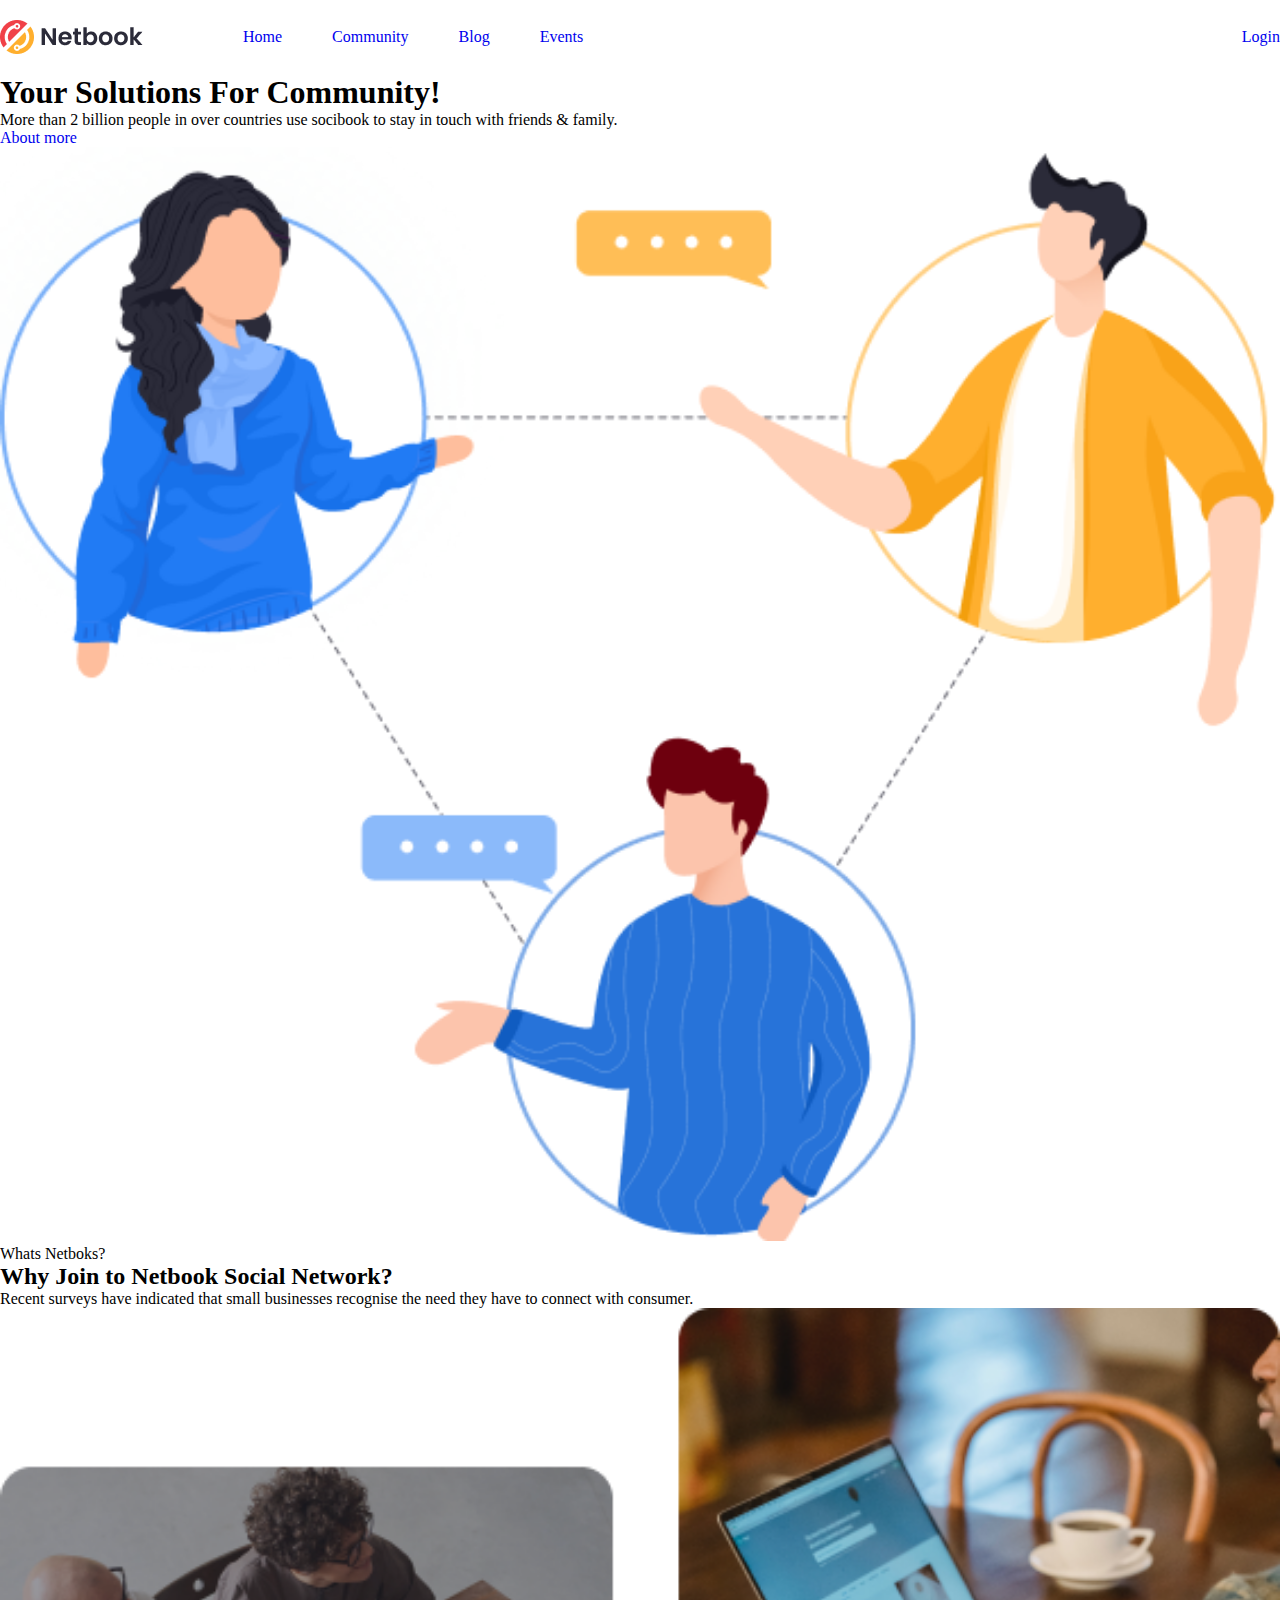
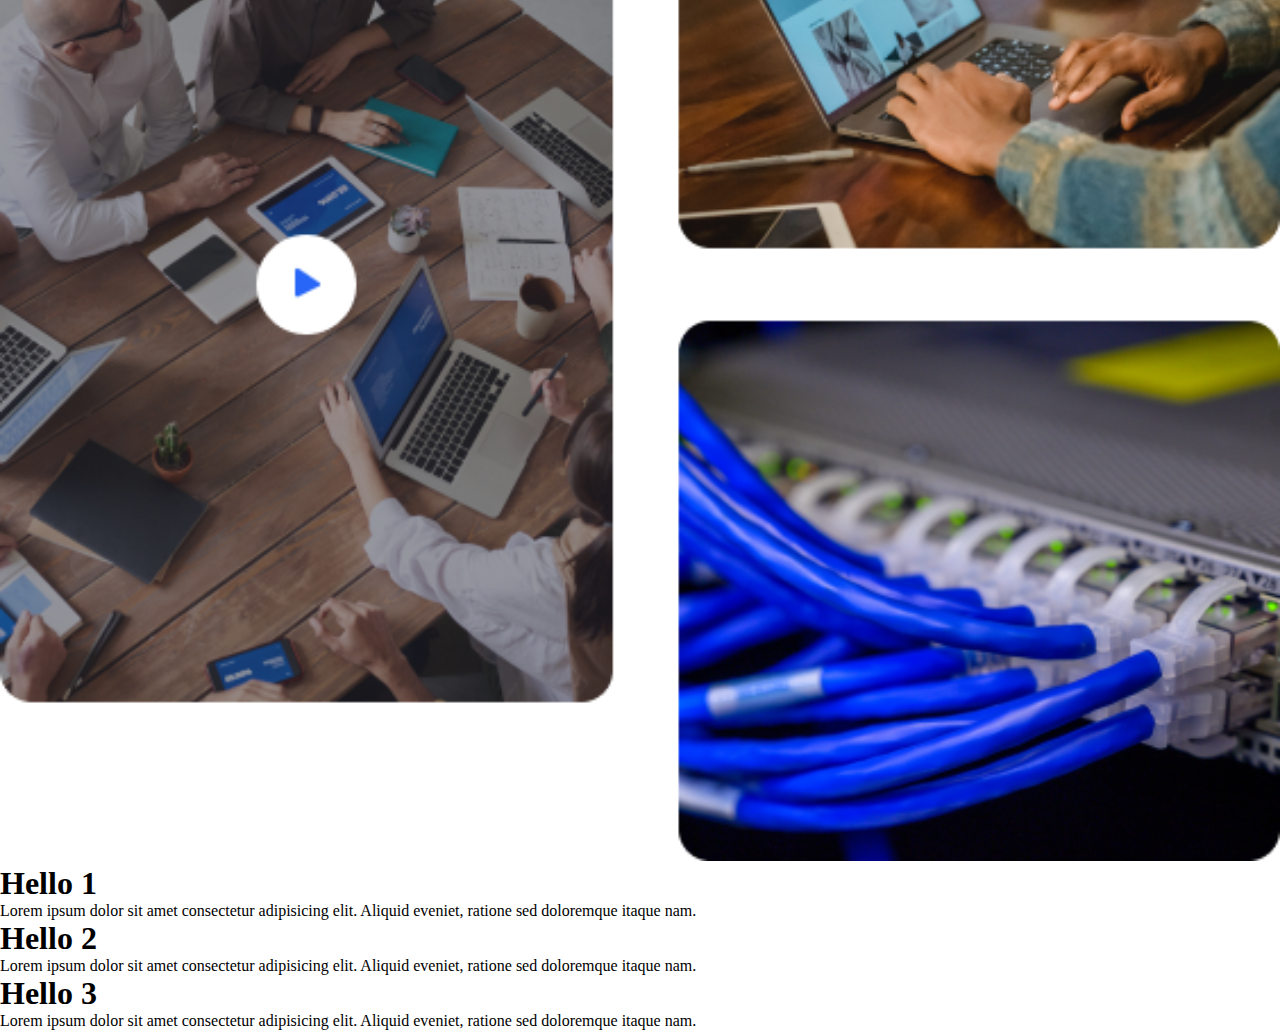
<file: new-clg/netbook/index.html>
<!DOCTYPE html>
<html lang="en">
<head>
    <meta charset="UTF-8">
    <meta name="viewport" content="width=device-width, initial-scale=1.0">
    <title>Document</title>
    <link href="https://cdn.jsdelivr.net/npm/bootstrap@5.3.2/dist/css/bootstrap.min.css" rel="stylesheet" integrity="sha384-T3c6CoIi6uLrA9TneNEoa7RxnatzjcDSCmG1MXxSR1GAsXEV/Dwwykc2MPK8M2HN" crossorigin="anonymous">
    <link rel="stylesheet" href="./style.css">
</head>
<body>
    

    <header>
        <div class="container">
            <div class="header-wrapper">
                 <div>
                    <img src="./img/logo.png" alt="">
                    <nav>
                        <a href="#">Home</a>
                        <a href="#">Community</a>
                        <a href="#">Blog</a>
                        <a href="#">Events</a>
                    </nav>
                 </div>
                 <div>
                    <a href="#" class="btn btn-primary">Login</a>
                 </div>
            </div>
        </div>
    </header>

    <section class="banner">
        <div class="container">
            <div class="banner-wrapper">
                <div class="row align-items-center">
                    <div class="col-md-6">
                        <h1>Your Solutions For Community!</h1>
                        <p>More than 2 billion people in over countries use socibook to stay in touch with friends & family.</p>
                        <a href="#" class="btn btn-primary">About more</a>
                    </div>
                    <div class="col-md-6">
                        <div>
                            <img width="100%" src="./img/team.png" alt="">
                        </div>
                    </div>
                </div>  
            </div>
        </div>
    </section>

    <section class="social">
       <div class="container">
          <div class="social-wrapper">
            <div class="row">
                <div class="col-md-6 col-lg-12 col-xl-8">
                    <span>Whats Netboks?</span>
                <h2>Why Join to Netbook Social Network?</h2>
                <p>Recent surveys have indicated that small businesses recognise the need they have to connect with consumer.</p>
                </div>
                <div class="col-md-6 col-lg-12 col-xl-4">
                    <div>
                        <img width="100%" src="./img/laptop.png" alt="">
                    </div>
                </div>
            </div>
          </div>
       </div>
    </section>

    <section class="test">
       <div class="container">
        <div class="row">
            <div class="col-md-4 col-lg-6 col-xl-8">
                <h1>Hello 1</h1>
                <p>Lorem ipsum dolor sit amet consectetur adipisicing elit. Aliquid eveniet, ratione sed doloremque itaque nam.</p>
            </div>
            <div class="col-md-4 col-lg-6 col-xl-4">
                <h1>Hello 2</h1>
                <p>Lorem ipsum dolor sit amet consectetur adipisicing elit. Aliquid eveniet, ratione sed doloremque itaque nam.</p>
            </div>
            <div class="col-md-4 col-lg-12 col-xl-6">
                <h1>Hello 3</h1>
                <p>Lorem ipsum dolor sit amet consectetur adipisicing elit. Aliquid eveniet, ratione sed doloremque itaque nam.</p>
            </div>
        </div>
       </div>
    </section>

</body>
</html>
</file>
<file: styles.css>
*{
    padding: 0px;
    margin: 0px;
    box-sizing: border-box;
}

.banner-wrapper{
    display: flex;
    flex-direction: column;
}

.banner-wrapper>div:first-child{
    display: flex;
    justify-content: center;
    gap: 30px;
}

.banner-wrapper>div:nth-child(2){
    display: flex;
    justify-content: center;
}

.banner-wrapper>div:nth-child(3){
    display: flex;
    justify-content: center;
}

.banner-wrapper>div:nth-child(3)>a{
    padding: 10px;
}

.banner-wrapper>div:last-child{
    display: flex;
    justify-content: center;
}

.product-wrapper>div:first-child{
    display: flex;
}

.product-wrapper{
    display: flex;
    margin: 20px 0px;
}

.product-wrapper>div:nth-child(2){
    display: flex;
    background-color: lightyellow;
    flex-direction: column;
    margin: 35px 0px;
}

.product-wrapper>div>h1>span{
    color: lightseagreen;
}

.product-wrapper>div:nth-child(2)>h3 {
    color: violet;
    font-weight: bold;
    
}

.product-wrapper>div:nth-child(2)>img{
    display: flex;
    justify-content: center;
}

.product-wrapper>div:nth-child(3) {
    display: flex;
    flex-direction: column;
    background-color: lightcyan;
    margin: 35px 0px;
}

.product-wrapper>div:nth-child(3)>h3 {
    color: violet;
    font-weight: bold;
}

.product-wrapper>div:nth-child(3)>img{
    display: flex;
    justify-content: center;
}

.product-wrapper>div:nth-child(4){
    display: flex;
    flex-direction: column;
    align-items: center;
    justify-content: center;
}

.product-wrapper>div:nth-child(4)>h3{
    display: flex;
    font-weight: bold;
}
</file>
<file: deupload/style.css>
:root{
    --primary-color: #651FFF;
}


*{
    margin: 0px;
    padding: 0px;
    box-sizing: border-box;
}

body{
    font-family: 'Poppins', sans-serif;
}

a{
    text-decoration: none;
}


/* Header Start */

header{
    padding: 15px 0px;
}

header .container{
    max-width: 1500px;
}

.header-wrapper{
    display: flex;
    justify-content: space-between;
    align-items: center;
}

.header-wrapper>div:first-child{
    display: flex;
    align-items: center;
    gap: 30px;
}

.header-wrapper>div:first-child nav{
    display: flex;
    gap: 20px;
}

.header-wrapper>div:last-child{
    display: flex;
    gap: 30px;
    align-items: center;
}

.header-wrapper a{
    color: #5C5F6E;
}

.my-btn{
    padding: 10px 30px;
    border-radius: 12px; 
    font-weight: 600;
    display: inline-block;
}

.border-btn{
    background-color: transparent;
    border: 2px solid black;
    color: #333333 !important;
    
}

.solid-btn{
    background-color: var(--primary-color);
    color: #ffffff !important;
    border: 2px solid var(--primary-color);
}

.banner {
    padding: 80px 0px;
}

.banner>div>div h1{
    font-weight: 700;
}

.banner p{
    width: 50%;
    margin: 0px auto;
}

.banner>div>div h1>span:last-child>span{
  color: var(--primary-color);
}

.lightning-box{
    background-color: var(--primary-color);
    padding:50px 30px;
    color: #ffffff;
    border-radius: 10px;
}

.lightning-box img{
    display: inline-block;
    margin-bottom: 50px;
}
</file>
<file: Task1/styles.css>
*{
    padding: 0px;
    margin: 0px;
    box-sizing: border-box;
}

body{
    font-family: 'Poppins',sans-serif;
}

/* Header Section */
.header-wrapper{
    display: flex;
    align-items: center;
    justify-content: space-around;
    margin: 10px 0px;
}

.header-wrapper>div:first-child{
    margin-right: 20px;
}

.header-wrapper>div:nth-child(2){
    display: flex;
    flex-direction: row;
    align-items: center;
    justify-content: space-around;
}

.header-wrapper>div:nth-child(2)>nav{
    display: flex;
    gap: 30px;
}

.header-wrapper>div:nth-child(2)>nav>a{
    text-decoration: none;
    color: #5C5F6E;
}

.header-wrapper>div:nth-child(3){
    display: flex;
    gap: 20px;
}

.header-wrapper>div:nth-child(3)>a{
    text-decoration: none;
    color: #5C5F6E;
}

.header-wrapper>div:last-child{
    display: flex;
    gap: 20px;
}

.header-wrapper>div:last-child>a{
    text-decoration: none;
    color: #070915;
}

.my-btn {
    padding: 5px 15px;
    border-radius: 12px;
    font-weight: 600;
    display: inline-block;
    text-decoration: none;
}

.border-btn {
    background-color: transparent;
    border: 2px solid black;
    color: #333333 !important;
}

.solid-btn {
    background-color: #651FFF !important;
    color: #ffffff !important;
    border: 2px solid #651FFF !important;
}

/* Banner Section */

.banner{
    background-image: url(./img/banner/Group.png);
    background-size: cover;
    background-repeat: no-repeat;
    background-position: center center;
}

.banner-wrapper>div:first-child{
    color: #ffffff;
}

.banner-wrapper>div:first-child>h1{
    font-weight: 700;
}

.banner-wrapper>div:first-child>h1>span:nth-child(2)>span {
    font-weight: 700px;
    color: #00E5FF;
}

.my-btn-banner {
    padding: 5px 15px;
    border-radius: 12px;
    font-weight: 600;
    display: inline-block;
    text-decoration: none;
}

.border-btn-banner {
    background-color: #651FFF;
    color: #ffffff !important;
    border: 2px solid #651FFF;

}

.solid-btn-banner {
    background-color: transparent;
    border: 2px solid black;
    color: black;
}

/* Reasion Section */

.reasion{
    background-color: #E5E5E5;
    padding: 80px 0px;
}

.my-reasion {
    display: grid;
    grid-template-columns: repeat(1, 100px 50px);
    grid-template-rows: repeat(1, 100px);
    grid-template-areas:
        'cont1 cont1 cont1 cont1 cont1'
        'cont2 cont2 cont2 cont4 cont4'
        'cont5 cont5 cont5 cont4 cont4';
    grid-gap: 10px;
}

.item-1 {
    border: 1px transparent;
    border-radius: 30px;
    grid-area: cont1;
    display: flex;
    align-items: center;
    justify-content: center;
    flex-direction: column;
}

.item-2 {
    background-color: white;
    border: 1px solid transparent;
    border-radius: 30px;
    grid-area: cont2;
    display: flex;
    flex-direction: column;
    align-items: center;
    justify-content: center;
}

.item-4 {
    background-color: white;
    border: 1px solid transparent;
    border-radius: 30px;
    grid-area: cont4;
    display: flex;
    flex-direction: column;
    align-items: center;
    justify-content: center;
}

.item-5 {
    background-color: white;
    border: 1px solid transparent;
    border-radius: 30px;
    grid-area: cont5;
    display: flex;
    flex-direction: column;
    align-items: center;
    justify-content: center;
}

/* ForWhat Section */
.forwhat{
    background-color: #E0F7FA;
    padding: 60px 0px;
}

/* whatwedo Section*/
.whatwedo{
    background-color: #E5E5E5;
    padding: 100px 0px;
}

.whatwedo-wrapper>div:first-child{
    display: flex;
    align-items: center;
    justify-content: center;
    flex-direction: column;
}

.whatwedo-wrapper>div:first-child>h2{
    font-weight: 700;
}

.whatwedos-wrapper>div:first-child{
    background-color: #ECECFE;
    border: 1px solid transparent;
    border-radius: 30px;
    padding: 100px 0px;
}

.whatwedos-wrapper>div:nth-child(2) {
    background-color: #ECECFE;
    border: 1px solid transparent;
    border-radius: 30px;
    padding: 100px 0px;
}

/* howitworks Section */
.howitworks{
    padding: 100px 0px;
    background-color: #E5E5E5;
}

.my-grid2 {
    display: grid;
    grid-template-rows: auto;
    grid-template-columns: auto;
    grid-template-areas:
        'con1 con1 con4 con5 con5'
        'con2 con2 con4 con6 con6'
        'con3 con3 con4 con6 con6';
    grid-gap: 5px;
}

.con1 {
    grid-area: con1;
    display: flex;
    align-items: center;
    justify-content: center;
    flex-direction: column;
}

.con2 {
    grid-area: con2;
    display: flex;
    align-items: center;
    justify-content: center;
    flex-direction: column;
}

.con3 {
    grid-area: con3;
    display: flex;
    align-items: center;
    justify-content: center;
    flex-direction: column;
}

.con4 {
    grid-area: con4;
}

.con5 {
    grid-area: con5;
}

.con6 {
    grid-area: con6;
}

/* Process to do Section */
.processtodo{
    padding: 100px 0px;
    background-color: #E5E5E5;
}
.my-grid3{
    display: grid;
    grid-template-rows: auto;
    grid-template-columns: auto;
    grid-template-areas:
        'co1 co1 co1'
        'co2 co3 co4';
    grid-gap: 10px;
}

.co1 {
    grid-area: co1;
    display: flex;
    align-items: center;
    justify-content: center;
    flex-direction: column;
}

.process-wrapper>div:first-child>h2{
    font-weight: 700;
}

.co2 {
    grid-area: co2;
    display: flex;
    align-items: center;
    justify-content: center;
    flex-direction: column;
    border: 1px solid transparent;
    background-color: #ffffff;
    border-radius: 30px;
}

.co3 {
    grid-area: co3;
    display: flex;
    align-items: center;
    justify-content: center;
    flex-direction: column;
    border: 1px solid transparent;
    background-color: #ffffff;
    border-radius: 30px;
}

.co4 {
    grid-area: co4;
    display: flex;
    align-items: center;
    justify-content: center;
    flex-direction: column;
    border: 1px solid transparent;
    background-color: #ffffff;
    border-radius: 30px;
}

/* UseCase Section */
.usecases{
    padding: 100px 0px;
    background-color: #E5E5E5;
}

.my-grid4{
    display: grid;
    grid-template-rows: auto;
    grid-template-columns:auto;
    grid-template-areas: 
        'part1 part1 part6 part6'
        'part2 part3 part6 part6'
        'part4 part5 part6 part6';
    grid-gap: 10px;
}

.part1{
    grid-area: part1;
    display: flex;
    flex-direction: column;
    align-items: center;
    justify-content: center;
}

.part2 {
    grid-area: part2;
    display: flex;
    flex-direction: column;
    align-items: center;
    justify-content: center;
}

.part3{
    grid-area: part3;
    display: flex;
    flex-direction: column;
    align-items: center;
    justify-content: center;
}

.part4{
    grid-area: part4;
    display: flex;
    flex-direction: column;
    align-items: center;
    justify-content: center;
}

.part5{
    grid-area: part5;
    display: flex;
    flex-direction: column;
    align-items: center;
    justify-content: center;
}

.part6{
    grid-area: part6;
    display: flex;
    flex-direction: row;
    align-items: center;
    justify-content: center;
}

/* Divein */
.divein{
    padding: 100px 0px;
    background-color: #E5E5E5;
}

.divein-wrapper>div:first-child>h4{
    font-weight: 700;
}

.divein-wrapper>div:last-child>.my-btn {
    padding: 5px 15px;
    border-radius: 12px;
    font-weight: 600;
    display: inline-block;
    text-decoration: none;
    display: flex;
    align-items: center;
    justify-content: center;
}

.solid-btn {
    background-color: #651FFF;
    color: #ffffff !important;
    border: 2px solid #651FFF;
}

/* Storage Section */
.storage{
    background-color: #E5E5E5;
}

.storage-wrapper{
    display: flex;
    flex-direction: row;
    gap: 150px;
}

.storage-wrapper>div:first-child{
    border: 1px solid transparent;
    border-radius: 30px;
    background-color: #E0F7FA;
    color: #00E5FF;
    display: flex;
    flex-direction: column;
    align-items: center;
    justify-content: center;
}

.storage-wrapper>div:first-child>h4 {
    color: #00E5FF;
    font-weight: 600;
}

.storage-wrapper>div:first-child>a{
    text-decoration: none;
    color: #00E5FF;
    font-weight: 600;
}

.storage-wrapper>div:last-child {
    border: 1px solid transparent;
    border-radius: 30px;
    background-color: #ECECFE;
    color: #651FFF;
    display: flex;
    flex-direction: column;
    align-items: center;
    justify-content: center;
}

.storage-wrapper>div:last-child>h4 {
    color: #651FFF;
    font-weight: 600;
    display: flex;
    align-items: flex-start;
    justify-content: flex-start;
}

.storage-wrapper>div:last-child>a {
    text-decoration: none;
    color: #651FFF;
    font-weight: 600;
}
</file>
<file: Task2/style.css>
* {
    padding: 0px;
    margin: 0px;
    box-sizing: border-box;
}

body {
    font-family: 'Poppins', sans-serif;
}

/* Header Section */
.header-wrapper {
    display: flex;
    align-items: center;
    justify-content: space-around;
    margin: 10px 0px;
}

.header-wrapper>div:first-child {
    margin-right: 20px;
}

.header-wrapper>div:nth-child(2) {
    display: flex;
    flex-direction: row;
    align-items: center;
    justify-content: space-around;
}

.header-wrapper>div:nth-child(2)>nav {
    display: flex;
    gap: 30px;
}

.header-wrapper>div:nth-child(2)>nav>a {
    text-decoration: none;
    color: #5C5F6E;
}

.header-wrapper>div:nth-child(3) {
    display: flex;
    gap: 20px;
}

.header-wrapper>div:nth-child(3)>a {
    text-decoration: none;
    color: #5C5F6E;
}

.header-wrapper>div:last-child {
    display: flex;
    gap: 20px;
}

.header-wrapper>div:last-child>a {
    text-decoration: none;
    color: #5C5F6E;
}

.my-btn {
    padding: 5px 15px;
    border-radius: 12px;
    font-weight: 600;
    display: inline-block;
    text-decoration: none;
}

.border-btn {
    background-color: transparent;
    border: 2px solid black;
    color: #333333 !important;
}

.solid-btn {
    background-color: #651FFF !important;
    color: #ffffff !important;
    border: 2px solid #651FFF !important;
}

/* Banner Section */
.banner-wrapper {
    display: flex;
    flex-direction: row;
    gap: 350px;
    margin-left: 100px;
    margin-top: 100px;
}

.my-btn {
    padding: 5px 15px;
    border-radius: 12px;
    font-weight: 600;
    display: inline-block;
    text-decoration: none;
}

.solid-btn {
    background-color: #651FFF !important;
    color: #ffffff !important;
    border: 2px solid #651FFF !important;
}

/* Leadershiptxt Section */
.leadershiptxt-wrapper{
    display: flex;
    flex-direction: row;
    align-items: center;
    justify-content: space-between;
    margin: 50px 150px;
}

.leadershiptxt-wrapper>div:last-child{
    display: flex;
    gap: 20px;
}

.leadershiptxt-wrapper>div:last-child>.lesserthan>span {
    background-color: #651FFF;
    color: #FFFFFF;
    border: 1px solid transparent;
    border-radius: 50%;
    padding: 50%;
    font-weight: 600;
}

.leadershiptxt-wrapper>div:last-child>.lesserthan>span>a{
    text-decoration: none;
    color: #838696;
}

.leadershiptxt-wrapper>div:last-child>.greaterthan>span{
    background-color: #E2E4E9;
    color: #838696;
    border: 1px solid transparent;
    border-radius: 50%;
    padding: 50%;
    font-weight: 600;
}

.leadershiptxt-wrapper>div:last-child>.greaterthan>span>a{
    text-decoration: none;
    color: #ffffff;
}

/* Leadership img */
.leadershipimg-wrapper{
    display: flex;
    flex-direction: row;
    justify-content: center;
}

/* Members txt*/
.memberstxt{
    background-color: #E5E5E5;
}

.memberstxt-wrapper{
    display: flex;
    flex-direction: row;
    align-items: center;
    justify-content: flex-start;
    margin: 0px 140px;
}

.memberstxt-wrapper>h1{
    font-weight: 600;
}

/* Members img */
.membersimg{
    background-color: #E5E5E5;
}

.membersimg-wrapper{
    display: grid;
    grid-gap: 5px;
    grid-template-rows: 1fr 1fr 1fr;
    grid-template-columns: 1fr 1fr 1fr 1fr;
    margin: 0px 50px;
}

/* Our Culture Section */
.ourculture{
    background-color: #E0F7FA;
    padding: 50px 0px;
}

.grid1{
    display: grid;
    grid-template-columns: 1fr 1fr;
    grid-template-rows: 2fr;
    grid-template-areas: 
    'o1 o1'
    'o2 o3'
    'o4 o5'
    'o6 o7';
    grid-gap: 10px;
}

.o1{
    border: 1px solid transparent;
    grid-area: o1;
    display: flex;
    flex-direction: column;
}

.o2{
    border: 1px solid transparent;
    grid-area: o2;
    display: flex;
    flex-direction: column;
}

.o3{
    border: 1px solid transparent;
    grid-area: o3;
    display: flex;
    flex-direction: column;
}

.o4{
    border: 1px solid transparent;
    grid-area: o4;
    display: flex;
    flex-direction: column;
}

.o5{
    border: 1px solid transparent;
    grid-area: o5;
    display: flex;
    flex-direction: column;
}

.o6 {
    border: 1px solid transparent;
    grid-area: o6;
    display: flex;
    flex-direction: column;
}

.o7{
    border: 1px solid transparent;
    grid-area: o7;
    display: flex;
    flex-direction: column;
}
</file>
<file: new-clg/deupload/style.css>
:root{
    --primary-color: #651FFF;
}


*{
    margin: 0px;
    padding: 0px;
    box-sizing: border-box;
}

body{
    font-family: 'Poppins', sans-serif;
}

a{
    text-decoration: none;
}


/* Header Start */

header{
    padding: 15px 0px;
}

header .container{
    max-width: 1500px;
}

.header-wrapper{
    display: flex;
    justify-content: space-between;
    align-items: center;
}

.header-wrapper>div:first-child{
    display: flex;
    align-items: center;
    gap: 30px;
}

.header-wrapper>div:first-child nav{
    display: flex;
    gap: 20px;
}

.header-wrapper>div:last-child{
    display: flex;
    gap: 30px;
    align-items: center;
}

.header-wrapper a{
    color: #5C5F6E;
}

.my-btn{
    padding: 10px 30px;
    border-radius: 12px; 
    font-weight: 600;
    display: inline-block;
}

.border-btn{
    background-color: transparent;
    border: 2px solid black;
    color: #333333 !important;
    
}

.solid-btn{
    background-color: var(--primary-color);
    color: #ffffff !important;
    border: 2px solid var(--primary-color);
}

.banner {
    padding: 80px 0px;
}

.banner>div>div h1{
    font-weight: 700;
}

.banner p{
    width: 50%;
    margin: 0px auto;
}

.banner>div>div h1>span:last-child>span{
  color: var(--primary-color);
}

.lightning-box{
    background-color: var(--primary-color);
    padding:50px 30px;
    color: #ffffff;
    border-radius: 10px;
}

.lightning-box img{
    display: inline-block;
    margin-bottom: 50px;
}


h2{
    font-weight: 700;
    font-size: 56px;
}

.productivity{
    padding: 100px 0px;
}

.productivity h2 > span:nth-child(2) > span,
.productivity h2 > span:nth-child(3){
    color: var(--primary-color);
}

.pro-box{
    text-align: center;
    background-color: #FFF7ED;
    padding-top: 100px;
}

.productivity-wrapper>div>div:nth-child(2) .pro-box{
    background-color: #E0F7FA;
}

.productivity-wrapper>div>div:last-child .pro-box{
    text-align: left;
    background-color: #ECECFE;
    padding: 50px;
    margin-top: 50px;
}
</file>
<file: new-clg/netbook/style.css>
*{
    margin: 0px;
    padding: 0px;
    box-sizing: border-box;
}

a{
    text-decoration: none;
}

header{
    padding: 20px 0px;
}

.header-wrapper{
    display: flex;
    justify-content: space-between;
    align-items: center;
}

.header-wrapper>div:first-child{
    display: flex;
    gap: 100px;
    align-items: center;
}

.header-wrapper>div:first-child nav{
    display: flex;
    gap: 50px;
}

@media only screen and (max-width: 992px) {
    .header-wrapper nav{
        display: none !important;
    }
  }
</file>
